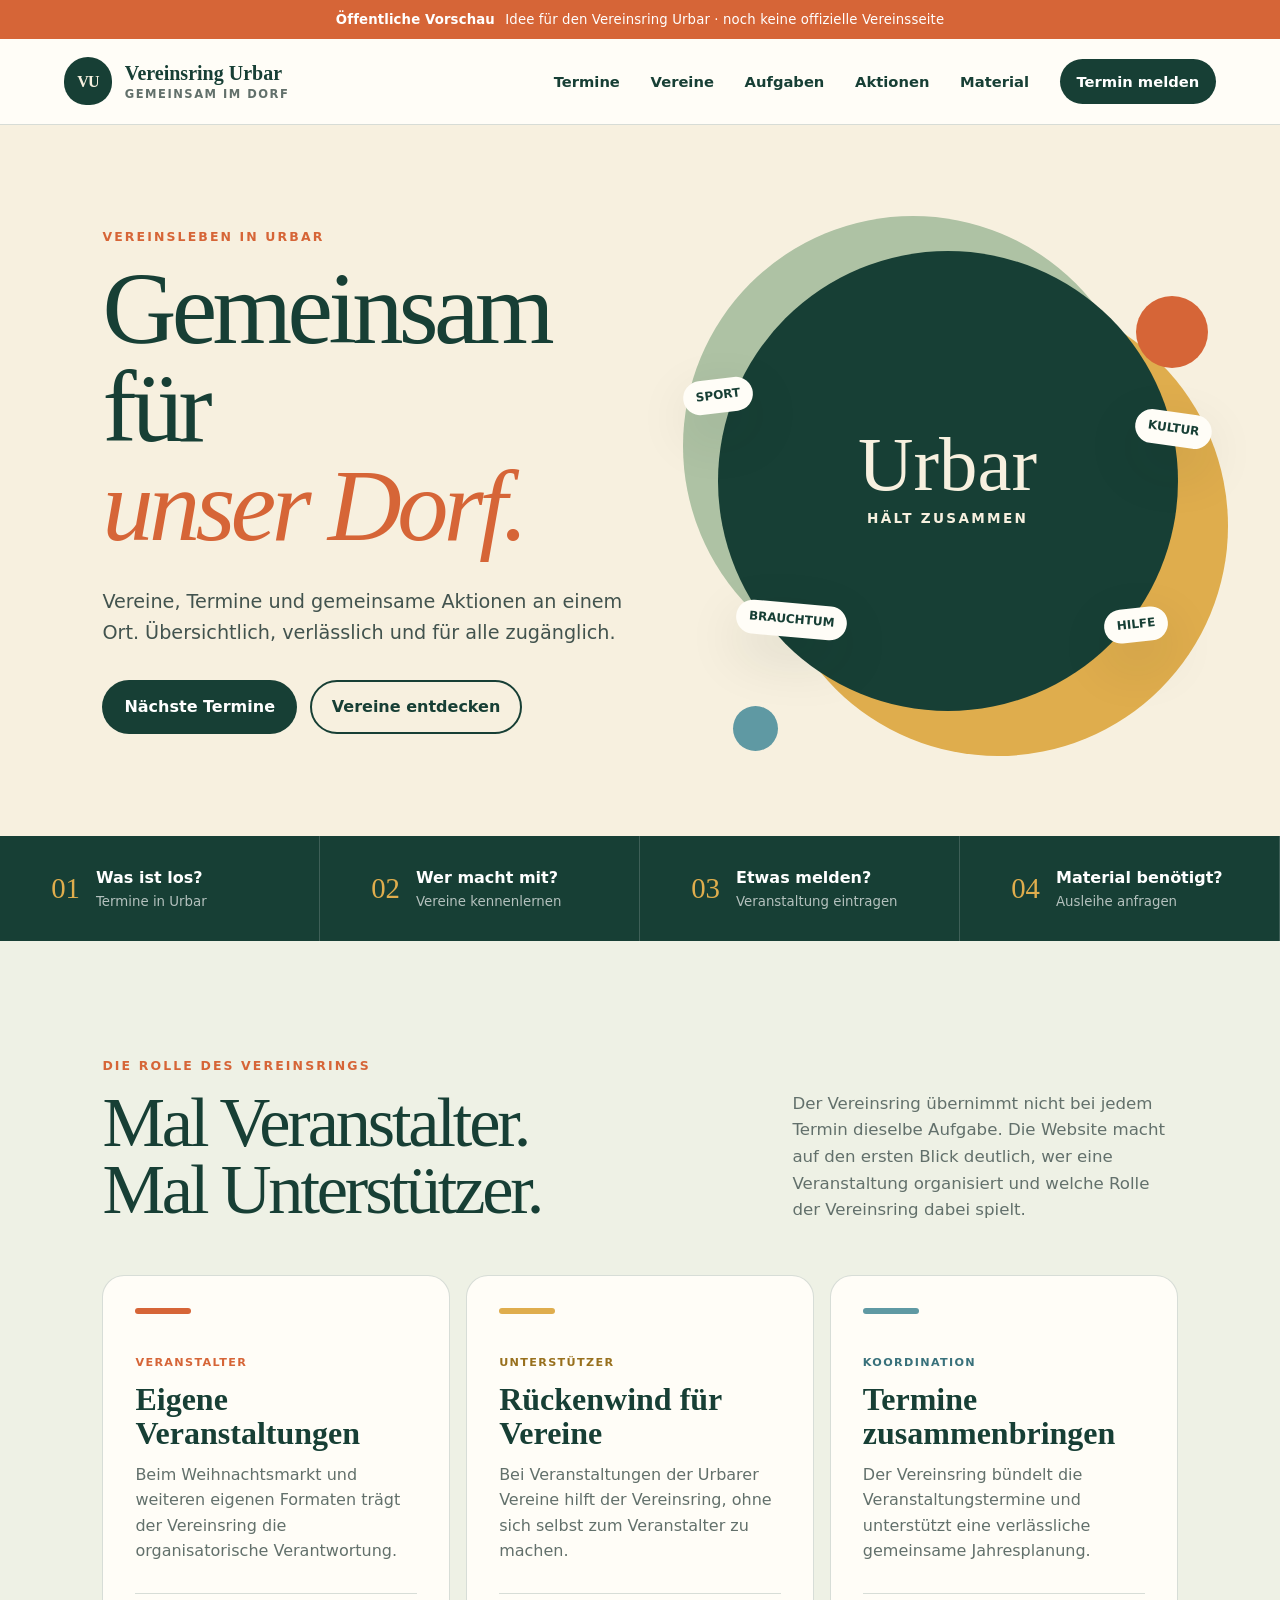
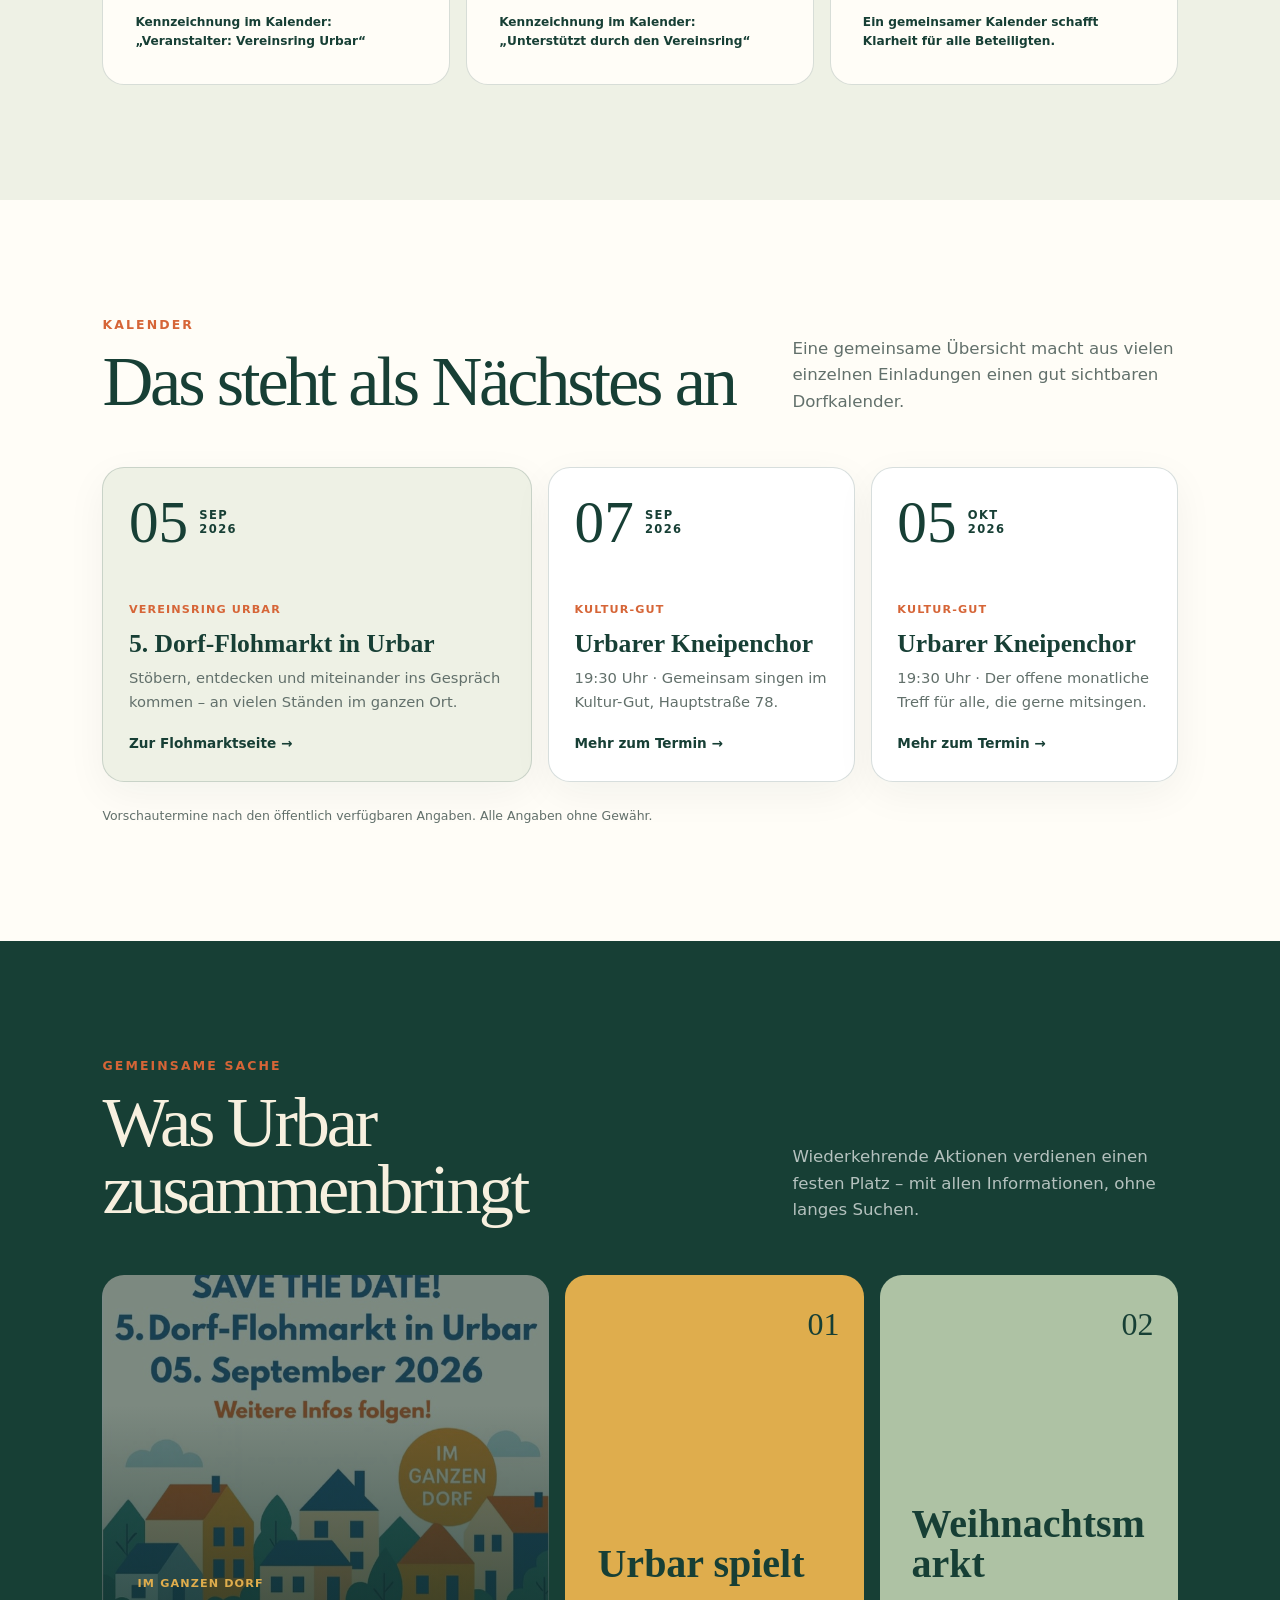
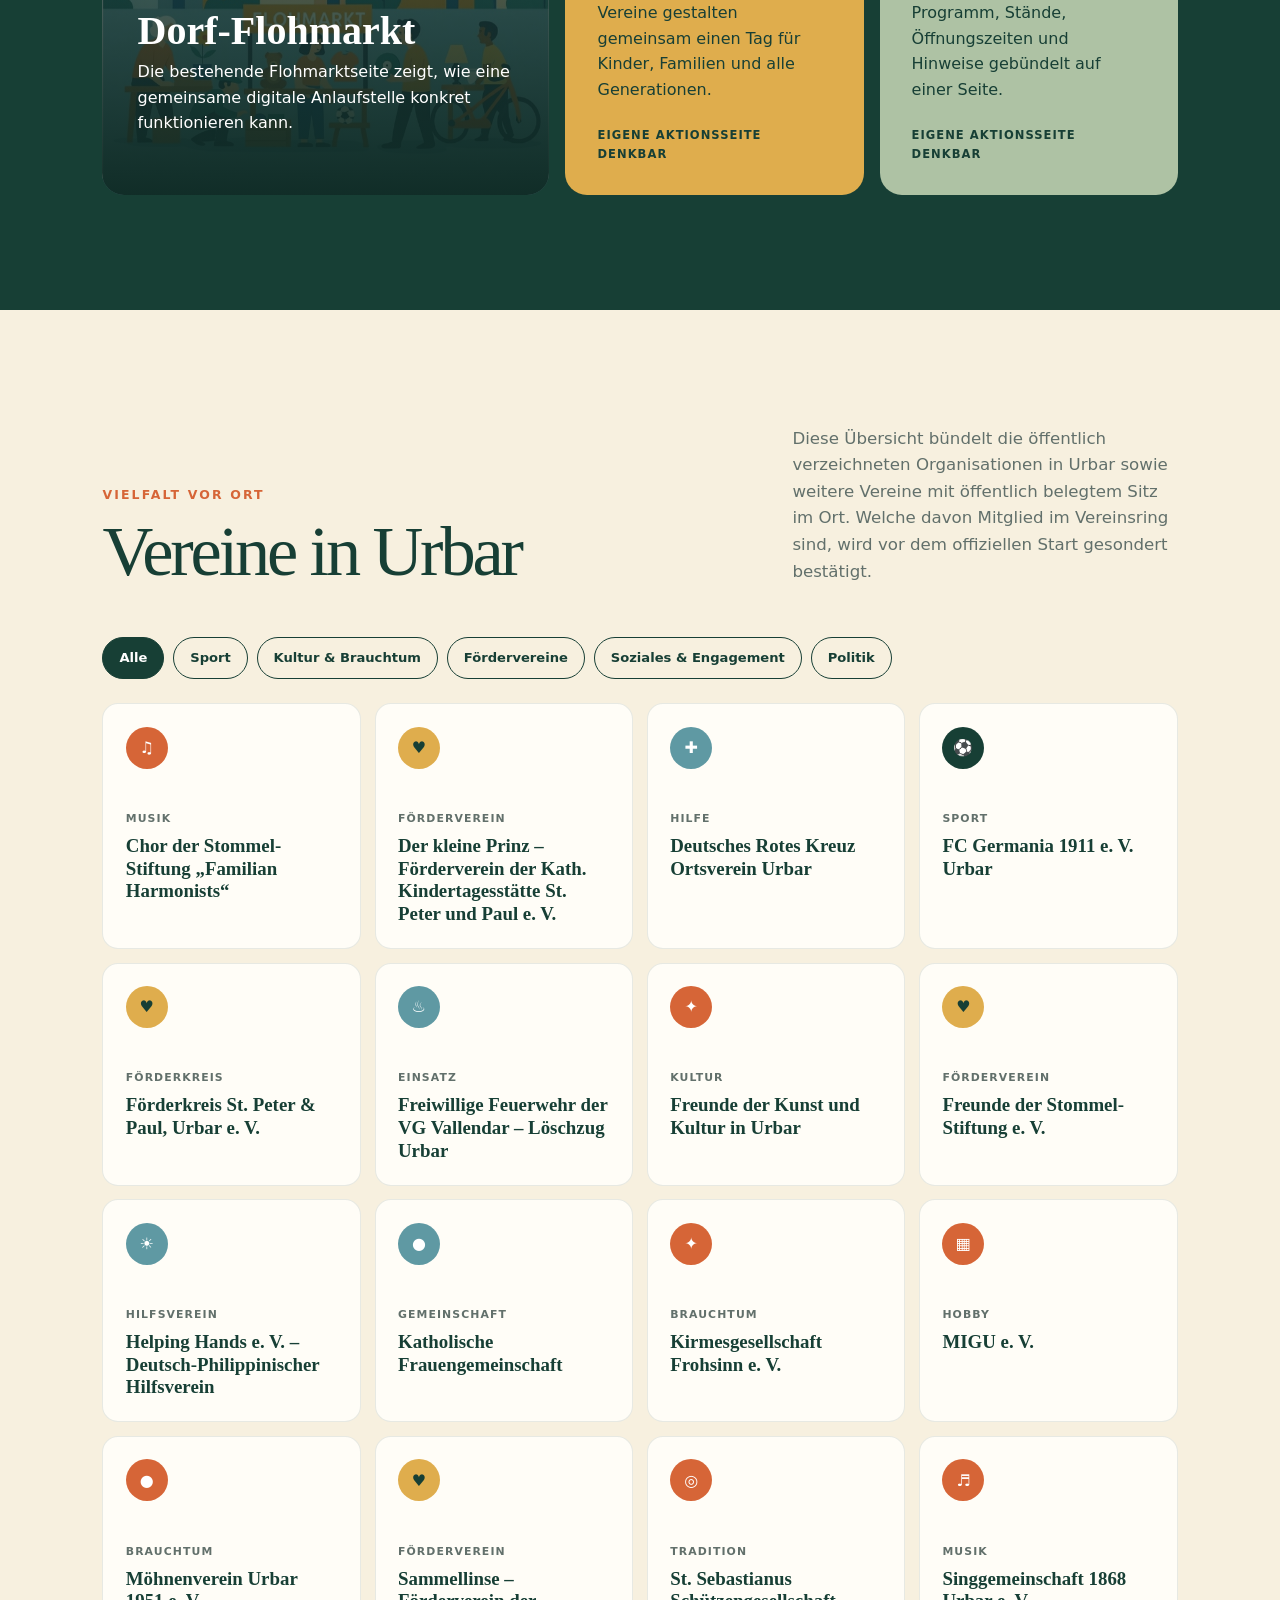
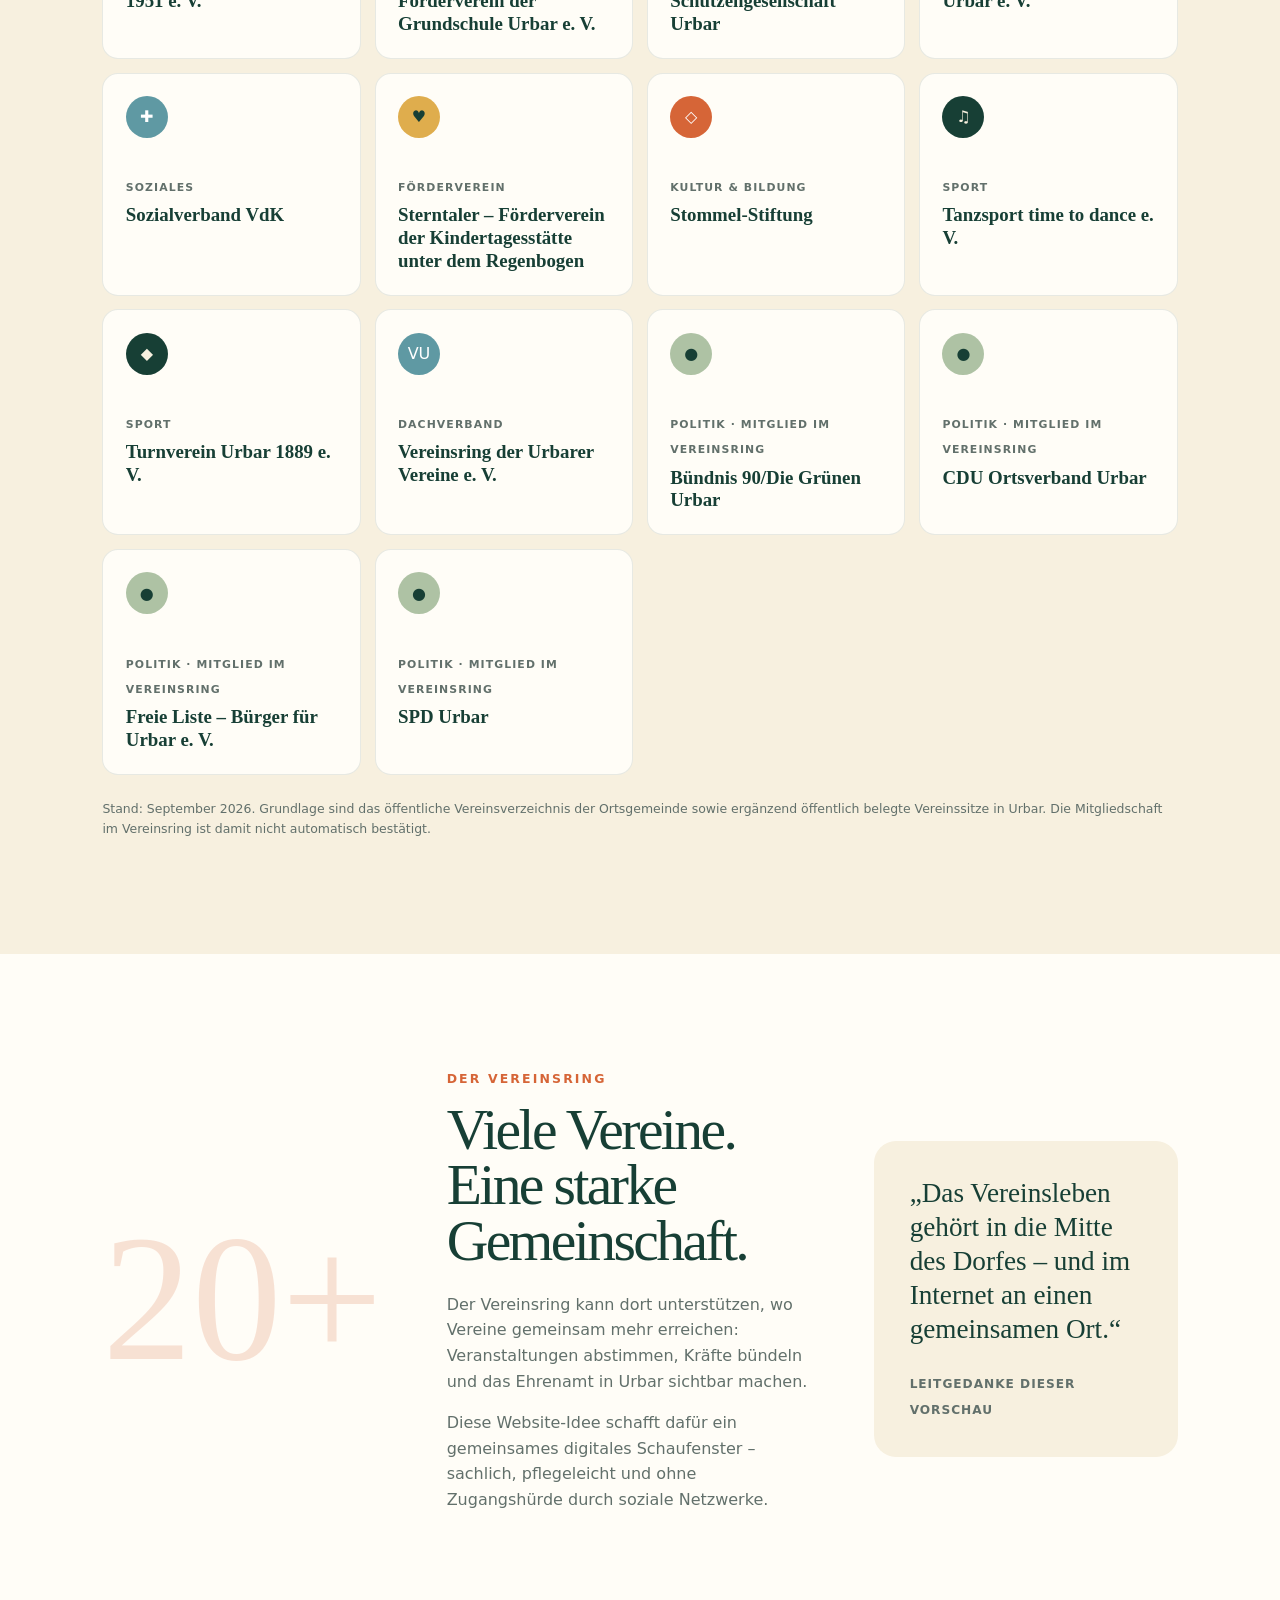
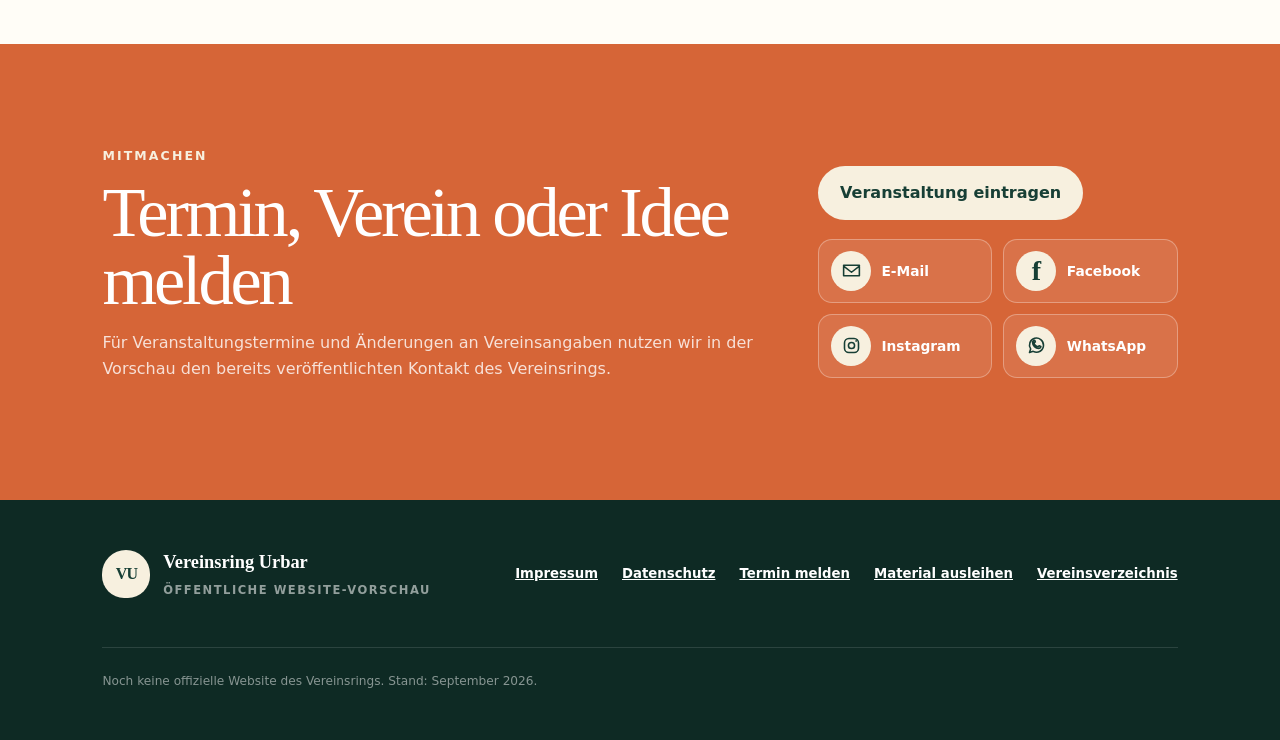
<file: index.html>
<!doctype html>
<html lang="de">
<head>
  <meta charset="utf-8">
  <meta name="viewport" content="width=device-width, initial-scale=1">
  <meta name="description" content="Öffentliche Vorschau für eine gemeinsame Website des Vereinsrings und der Vereine in Urbar.">
  <meta name="theme-color" content="#173f35">
  <meta property="og:title" content="Vereinsring Urbar · Gemeinsam für unser Dorf">
  <meta property="og:description" content="Vereine, Termine und gemeinsame Aktionen in Urbar an einem Ort.">
  <meta property="og:type" content="website">
  <meta property="og:url" content="https://mpusceddu.github.io/vereinsring-urbar/">
  <meta property="og:image" content="https://mpusceddu.github.io/vereinsring-urbar/assets/og-vereinsring-urbar.png">
  <title>Vereinsring Urbar · Öffentliche Vorschau</title>
  <link rel="icon" href="assets/favicon.svg" type="image/svg+xml">
  <link rel="stylesheet" href="styles.css?v=20260906-3">
  <script src="script.js?v=20260902-1" defer></script>
</head>
<body>
  <a class="skip-link" href="#inhalt">Zum Inhalt springen</a>

  <div class="preview-bar">
    <strong>Öffentliche Vorschau</strong>
    <span>Idee für den Vereinsring Urbar · noch keine offizielle Vereinsseite</span>
  </div>

  <header class="site-header">
    <a class="brand" href="index.html" aria-label="Vereinsring Urbar – Startseite">
      <span class="brand-mark" aria-hidden="true">VU</span>
      <span>
        <strong>Vereinsring Urbar</strong>
        <small>Gemeinsam im Dorf</small>
      </span>
    </a>
    <button class="menu-button" type="button" aria-expanded="false" aria-controls="hauptnavigation">
      <span></span><span></span><span></span>
      <span class="sr-only">Menü öffnen</span>
    </button>
    <nav id="hauptnavigation" class="main-nav" aria-label="Hauptnavigation">
      <a href="#termine">Termine</a>
      <a href="#vereine">Vereine</a>
      <a href="#aufgaben">Aufgaben</a>
      <a href="#aktionen">Aktionen</a>
      <a href="material-ausleihen.html">Material</a>
      <a class="nav-button" href="veranstaltung-melden.html">Termin melden</a>
    </nav>
  </header>

  <main id="inhalt">
    <section class="hero">
      <div class="hero-copy">
        <p class="eyebrow">Vereinsleben in Urbar</p>
        <h1>Gemeinsam für<br><em>unser Dorf.</em></h1>
        <p class="hero-lead">Vereine, Termine und gemeinsame Aktionen an einem Ort. Übersichtlich, verlässlich und für alle zugänglich.</p>
        <div class="hero-actions">
          <a class="button button-primary" href="#termine">Nächste Termine</a>
          <a class="button button-secondary" href="#vereine">Vereine entdecken</a>
        </div>
      </div>
      <div class="hero-visual" aria-hidden="true">
        <div class="community-circle">
          <span class="circle-word word-1">Sport</span>
          <span class="circle-word word-2">Kultur</span>
          <span class="circle-word word-3">Brauchtum</span>
          <span class="circle-word word-4">Hilfe</span>
          <strong>Urbar</strong>
          <small>hält zusammen</small>
        </div>
      </div>
    </section>

    <section class="quick-strip" aria-label="Schnelleinstieg">
      <a href="#termine"><span>01</span><strong>Was ist los?</strong><small>Termine in Urbar</small></a>
      <a href="#vereine"><span>02</span><strong>Wer macht mit?</strong><small>Vereine kennenlernen</small></a>
      <a href="veranstaltung-melden.html"><span>03</span><strong>Etwas melden?</strong><small>Veranstaltung eintragen</small></a>
      <a href="material-ausleihen.html"><span>04</span><strong>Material benötigt?</strong><small>Ausleihe anfragen</small></a>
    </section>

    <section id="aufgaben" class="section role-section">
      <div class="section-heading">
        <div>
          <p class="eyebrow">Die Rolle des Vereinsrings</p>
          <h2>Mal Veranstalter.<br>Mal Unterstützer.</h2>
        </div>
        <p>Der Vereinsring übernimmt nicht bei jedem Termin dieselbe Aufgabe. Die Website macht auf den ersten Blick deutlich, wer eine Veranstaltung organisiert und welche Rolle der Vereinsring dabei spielt.</p>
      </div>

      <div class="role-grid">
        <article class="role-card role-host">
          <span class="role-label">Veranstalter</span>
          <h3>Eigene Veranstaltungen</h3>
          <p>Beim Weihnachtsmarkt und weiteren eigenen Formaten trägt der Vereinsring die organisatorische Verantwortung.</p>
          <small>Kennzeichnung im Kalender: „Veranstalter: Vereinsring Urbar“</small>
        </article>
        <article class="role-card role-support">
          <span class="role-label">Unterstützer</span>
          <h3>Rückenwind für Vereine</h3>
          <p>Bei Veranstaltungen der Urbarer Vereine hilft der Vereinsring, ohne sich selbst zum Veranstalter zu machen.</p>
          <small>Kennzeichnung im Kalender: „Unterstützt durch den Vereinsring“</small>
        </article>
        <article class="role-card role-coordinate">
          <span class="role-label">Koordination</span>
          <h3>Termine zusammenbringen</h3>
          <p>Der Vereinsring bündelt die Veranstaltungstermine und unterstützt eine verlässliche gemeinsame Jahresplanung.</p>
          <small>Ein gemeinsamer Kalender schafft Klarheit für alle Beteiligten.</small>
        </article>
      </div>
    </section>

    <section id="termine" class="section section-light">
      <div class="section-heading">
        <div>
          <p class="eyebrow">Kalender</p>
          <h2>Das steht als Nächstes an</h2>
        </div>
        <p>Eine gemeinsame Übersicht macht aus vielen einzelnen Einladungen einen gut sichtbaren Dorfkalender.</p>
      </div>

      <div class="event-grid">
        <article class="event-card event-featured">
          <div class="date-block"><strong>05</strong><span>SEP<br>2026</span></div>
          <div class="event-content">
            <span class="tag">Vereinsring Urbar</span>
            <h3>5. Dorf-Flohmarkt in Urbar</h3>
            <p>Stöbern, entdecken und miteinander ins Gespräch kommen – an vielen Ständen im ganzen Ort.</p>
            <a href="https://dorfflohmarkt-urbar.de/">Zur Flohmarktseite <span aria-hidden="true">→</span></a>
          </div>
        </article>

        <article class="event-card">
          <div class="date-block"><strong>07</strong><span>SEP<br>2026</span></div>
          <div class="event-content">
            <span class="tag">Kultur-Gut</span>
            <h3>Urbarer Kneipenchor</h3>
            <p>19:30 Uhr · Gemeinsam singen im Kultur-Gut, Hauptstraße 78.</p>
            <a href="https://www.urbar.de/m/veranstaltungen/index.php">Mehr zum Termin <span aria-hidden="true">→</span></a>
          </div>
        </article>

        <article class="event-card">
          <div class="date-block"><strong>05</strong><span>OKT<br>2026</span></div>
          <div class="event-content">
            <span class="tag">Kultur-Gut</span>
            <h3>Urbarer Kneipenchor</h3>
            <p>19:30 Uhr · Der offene monatliche Treff für alle, die gerne mitsingen.</p>
            <a href="https://www.urbar.de/m/veranstaltungen/index.php">Mehr zum Termin <span aria-hidden="true">→</span></a>
          </div>
        </article>
      </div>
      <p class="source-note">Vorschautermine nach den öffentlich verfügbaren Angaben. Alle Angaben ohne Gewähr.</p>
    </section>

    <section id="aktionen" class="section section-ink">
      <div class="section-heading inverse">
        <div>
          <p class="eyebrow">Gemeinsame Sache</p>
          <h2>Was Urbar zusammenbringt</h2>
        </div>
        <p>Wiederkehrende Aktionen verdienen einen festen Platz – mit allen Informationen, ohne langes Suchen.</p>
      </div>

      <div class="action-grid">
        <article class="action-card action-image">
          <img src="assets/dorfflohmarkt-urbar-2026.jpg" alt="Ankündigung zum 5. Dorf-Flohmarkt in Urbar am 5. September 2026">
          <div>
            <span class="tag tag-light">Im ganzen Dorf</span>
            <h3>Dorf-Flohmarkt</h3>
            <p>Die bestehende Flohmarktseite zeigt, wie eine gemeinsame digitale Anlaufstelle konkret funktionieren kann.</p>
          </div>
        </article>
        <article class="action-card">
          <span class="action-number">01</span>
          <h3>Urbar spielt</h3>
          <p>Vereine gestalten gemeinsam einen Tag für Kinder, Familien und alle Generationen.</p>
          <span class="status">Eigene Aktionsseite denkbar</span>
        </article>
        <article class="action-card">
          <span class="action-number">02</span>
          <h3>Weihnachtsmarkt</h3>
          <p>Programm, Stände, Öffnungszeiten und Hinweise gebündelt auf einer Seite.</p>
          <span class="status">Eigene Aktionsseite denkbar</span>
        </article>
      </div>
    </section>

    <section id="vereine" class="section section-paper">
      <div class="section-heading">
        <div>
          <p class="eyebrow">Vielfalt vor Ort</p>
          <h2>Vereine in Urbar</h2>
        </div>
        <p>Diese Übersicht bündelt die öffentlich verzeichneten Organisationen in Urbar sowie weitere Vereine mit öffentlich belegtem Sitz im Ort. Welche davon Mitglied im Vereinsring sind, wird vor dem offiziellen Start gesondert bestätigt.</p>
      </div>

      <div class="filter-row" role="group" aria-label="Vereine filtern">
        <button class="filter-button active" type="button" data-filter="alle">Alle</button>
        <button class="filter-button" type="button" data-filter="sport">Sport</button>
        <button class="filter-button" type="button" data-filter="kultur">Kultur &amp; Brauchtum</button>
        <button class="filter-button" type="button" data-filter="foerder">Fördervereine</button>
        <button class="filter-button" type="button" data-filter="engagement">Soziales &amp; Engagement</button>
        <button class="filter-button" type="button" data-filter="politik">Politik</button>
      </div>

      <div class="club-grid">
        <article class="club-card" data-category="kultur"><span class="club-icon" aria-hidden="true">♫</span><small>Musik</small><h3>Chor der Stommel-Stiftung „Familian Harmonists“</h3></article>
        <article class="club-card" data-category="foerder"><span class="club-icon" aria-hidden="true">♥</span><small>Förderverein</small><h3>Der kleine Prinz – Förderverein der Kath. Kindertagesstätte St. Peter und Paul e. V.</h3></article>
        <article class="club-card" data-category="engagement"><span class="club-icon" aria-hidden="true">✚</span><small>Hilfe</small><h3>Deutsches Rotes Kreuz Ortsverein Urbar</h3></article>
        <article class="club-card" data-category="sport"><span class="club-icon" aria-hidden="true">⚽</span><small>Sport</small><h3>FC Germania 1911 e. V. Urbar</h3></article>
        <article class="club-card" data-category="foerder"><span class="club-icon" aria-hidden="true">♥</span><small>Förderkreis</small><h3>Förderkreis St. Peter &amp; Paul, Urbar e. V.</h3></article>
        <article class="club-card" data-category="engagement"><span class="club-icon" aria-hidden="true">♨</span><small>Einsatz</small><h3>Freiwillige Feuerwehr der VG Vallendar – Löschzug Urbar</h3></article>
        <article class="club-card" data-category="kultur"><span class="club-icon" aria-hidden="true">✦</span><small>Kultur</small><h3>Freunde der Kunst und Kultur in Urbar</h3></article>
        <article class="club-card" data-category="foerder"><span class="club-icon" aria-hidden="true">♥</span><small>Förderverein</small><h3>Freunde der Stommel-Stiftung e. V.</h3></article>
        <article class="club-card" data-category="engagement"><span class="club-icon" aria-hidden="true">☀</span><small>Hilfsverein</small><h3>Helping Hands e. V. – Deutsch-Philippinischer Hilfsverein</h3></article>
        <article class="club-card" data-category="engagement"><span class="club-icon" aria-hidden="true">●</span><small>Gemeinschaft</small><h3>Katholische Frauengemeinschaft</h3></article>
        <article class="club-card" data-category="kultur"><span class="club-icon" aria-hidden="true">✦</span><small>Brauchtum</small><h3>Kirmesgesellschaft Frohsinn e. V.</h3></article>
        <article class="club-card" data-category="kultur"><span class="club-icon" aria-hidden="true">▦</span><small>Hobby</small><h3>MIGU e. V.</h3></article>
        <article class="club-card" data-category="kultur"><span class="club-icon" aria-hidden="true">●</span><small>Brauchtum</small><h3>Möhnenverein Urbar 1951 e. V.</h3></article>
        <article class="club-card" data-category="foerder"><span class="club-icon" aria-hidden="true">♥</span><small>Förderverein</small><h3>Sammellinse – Förderverein der Grundschule Urbar e. V.</h3></article>
        <article class="club-card" data-category="kultur"><span class="club-icon" aria-hidden="true">◎</span><small>Tradition</small><h3>St. Sebastianus Schützengesellschaft Urbar</h3></article>
        <article class="club-card" data-category="kultur"><span class="club-icon" aria-hidden="true">♬</span><small>Musik</small><h3>Singgemeinschaft 1868 Urbar e. V.</h3></article>
        <article class="club-card" data-category="engagement"><span class="club-icon" aria-hidden="true">✚</span><small>Soziales</small><h3>Sozialverband VdK</h3></article>
        <article class="club-card" data-category="foerder"><span class="club-icon" aria-hidden="true">♥</span><small>Förderverein</small><h3>Sterntaler – Förderverein der Kindertagesstätte unter dem Regenbogen</h3></article>
        <article class="club-card" data-category="kultur"><span class="club-icon" aria-hidden="true">◇</span><small>Kultur &amp; Bildung</small><h3>Stommel-Stiftung</h3></article>
        <article class="club-card" data-category="sport"><span class="club-icon" aria-hidden="true">♫</span><small>Sport</small><h3>Tanzsport time to dance e. V.</h3></article>
        <article class="club-card" data-category="sport"><span class="club-icon" aria-hidden="true">◆</span><small>Sport</small><h3>Turnverein Urbar 1889 e. V.</h3></article>
        <article class="club-card" data-category="engagement"><span class="club-icon" aria-hidden="true">VU</span><small>Dachverband</small><h3>Vereinsring der Urbarer Vereine e. V.</h3></article>
        <article class="club-card" data-category="politik"><span class="club-icon" aria-hidden="true">●</span><small>Politik · Mitglied im Vereinsring</small><h3>Bündnis 90/Die Grünen Urbar</h3></article>
        <article class="club-card" data-category="politik"><span class="club-icon" aria-hidden="true">●</span><small>Politik · Mitglied im Vereinsring</small><h3>CDU Ortsverband Urbar</h3></article>
        <article class="club-card" data-category="politik"><span class="club-icon" aria-hidden="true">●</span><small>Politik · Mitglied im Vereinsring</small><h3>Freie Liste – Bürger für Urbar e. V.</h3></article>
        <article class="club-card" data-category="politik"><span class="club-icon" aria-hidden="true">●</span><small>Politik · Mitglied im Vereinsring</small><h3>SPD Urbar</h3></article>
      </div>
      <p class="source-note">Stand: September 2026. Grundlage sind das öffentliche Vereinsverzeichnis der Ortsgemeinde sowie ergänzend öffentlich belegte Vereinssitze in Urbar. Die Mitgliedschaft im Vereinsring ist damit nicht automatisch bestätigt.</p>
    </section>

    <section id="ueber-uns" class="section story-section">
      <div class="story-number" aria-hidden="true">20+</div>
      <div class="story-copy">
        <p class="eyebrow">Der Vereinsring</p>
        <h2>Viele Vereine.<br>Eine starke Gemeinschaft.</h2>
        <p>Der Vereinsring kann dort unterstützen, wo Vereine gemeinsam mehr erreichen: Veranstaltungen abstimmen, Kräfte bündeln und das Ehrenamt in Urbar sichtbar machen.</p>
        <p>Diese Website-Idee schafft dafür ein gemeinsames digitales Schaufenster – sachlich, pflegeleicht und ohne Zugangshürde durch soziale Netzwerke.</p>
      </div>
      <blockquote>
        <p>„Das Vereinsleben gehört in die Mitte des Dorfes – und im Internet an einen gemeinsamen Ort.“</p>
        <cite>Leitgedanke dieser Vorschau</cite>
      </blockquote>
    </section>

    <section id="kontakt" class="contact-section">
      <div>
        <p class="eyebrow">Mitmachen</p>
        <h2>Termin, Verein oder Idee melden</h2>
        <p>Für Veranstaltungstermine und Änderungen an Vereinsangaben nutzen wir in der Vorschau den bereits veröffentlichten Kontakt des Vereinsrings.</p>
      </div>
      <div class="contact-actions">
        <a class="button button-cream" href="veranstaltung-melden.html">Veranstaltung eintragen</a>
        <nav class="contact-socials" aria-label="Vereinsring in den sozialen Medien">
          <a class="contact-link" href="mailto:timokraemer96@gmx.de?subject=Vereinsring%20Urbar%20%E2%80%93%20Website">
            <span class="contact-icon" aria-hidden="true"><svg viewBox="0 0 24 24"><path d="M3 6h18v12H3zM3 7l9 7 9-7"/></svg></span>
            <span>E-Mail</span><span class="contact-arrow" aria-hidden="true">↗</span>
          </a>
          <a class="contact-link" href="https://www.facebook.com/VereinsringUrbar/">
            <span class="contact-icon contact-icon-letter" aria-hidden="true">f</span>
            <span>Facebook</span><span class="contact-arrow" aria-hidden="true">↗</span>
          </a>
          <a class="contact-link" href="https://www.instagram.com/vereinsring_urbar/">
            <span class="contact-icon" aria-hidden="true"><svg viewBox="0 0 24 24"><rect x="4" y="4" width="16" height="16" rx="5"/><circle cx="12" cy="12" r="3.5"/><circle class="icon-fill" cx="17.3" cy="6.8" r="1"/></svg></span>
            <span>Instagram</span><span class="contact-arrow" aria-hidden="true">↗</span>
          </a>
          <a class="contact-link" href="https://whatsapp.com/channel/0029VagOFVU1yT2HY61JcT3L">
            <span class="contact-icon" aria-hidden="true"><svg viewBox="0 0 24 24"><path d="M20 11.7a8 8 0 0 1-11.8 7L4 20l1.3-4.1A8 8 0 1 1 20 11.7z"/><path d="M9 8.5c.5 3 2 4.5 5 5l1-1.2 2 .8c-.2 1.5-1.2 2.4-2.7 2.4-3.3 0-6.8-3.5-6.8-6.8C7.5 7.2 8.4 6.2 10 6l.7 2z"/></svg></span>
            <span>WhatsApp</span><span class="contact-arrow" aria-hidden="true">↗</span>
          </a>
        </nav>
      </div>
    </section>
  </main>

  <footer class="site-footer">
    <div class="footer-brand">
      <span class="brand-mark" aria-hidden="true">VU</span>
      <div><strong>Vereinsring Urbar</strong><small>Öffentliche Website-Vorschau</small></div>
    </div>
    <nav aria-label="Rechtliche Hinweise">
      <a href="impressum.html">Impressum</a>
      <a href="datenschutz.html">Datenschutz</a>
      <a href="veranstaltung-melden.html">Termin melden</a>
      <a href="material-ausleihen.html">Material ausleihen</a>
      <a href="#vereine">Vereinsverzeichnis</a>
    </nav>
    <p class="footer-note">Noch keine offizielle Website des Vereinsrings. Stand: September 2026.</p>
  </footer>
</body>
</html>
</file>
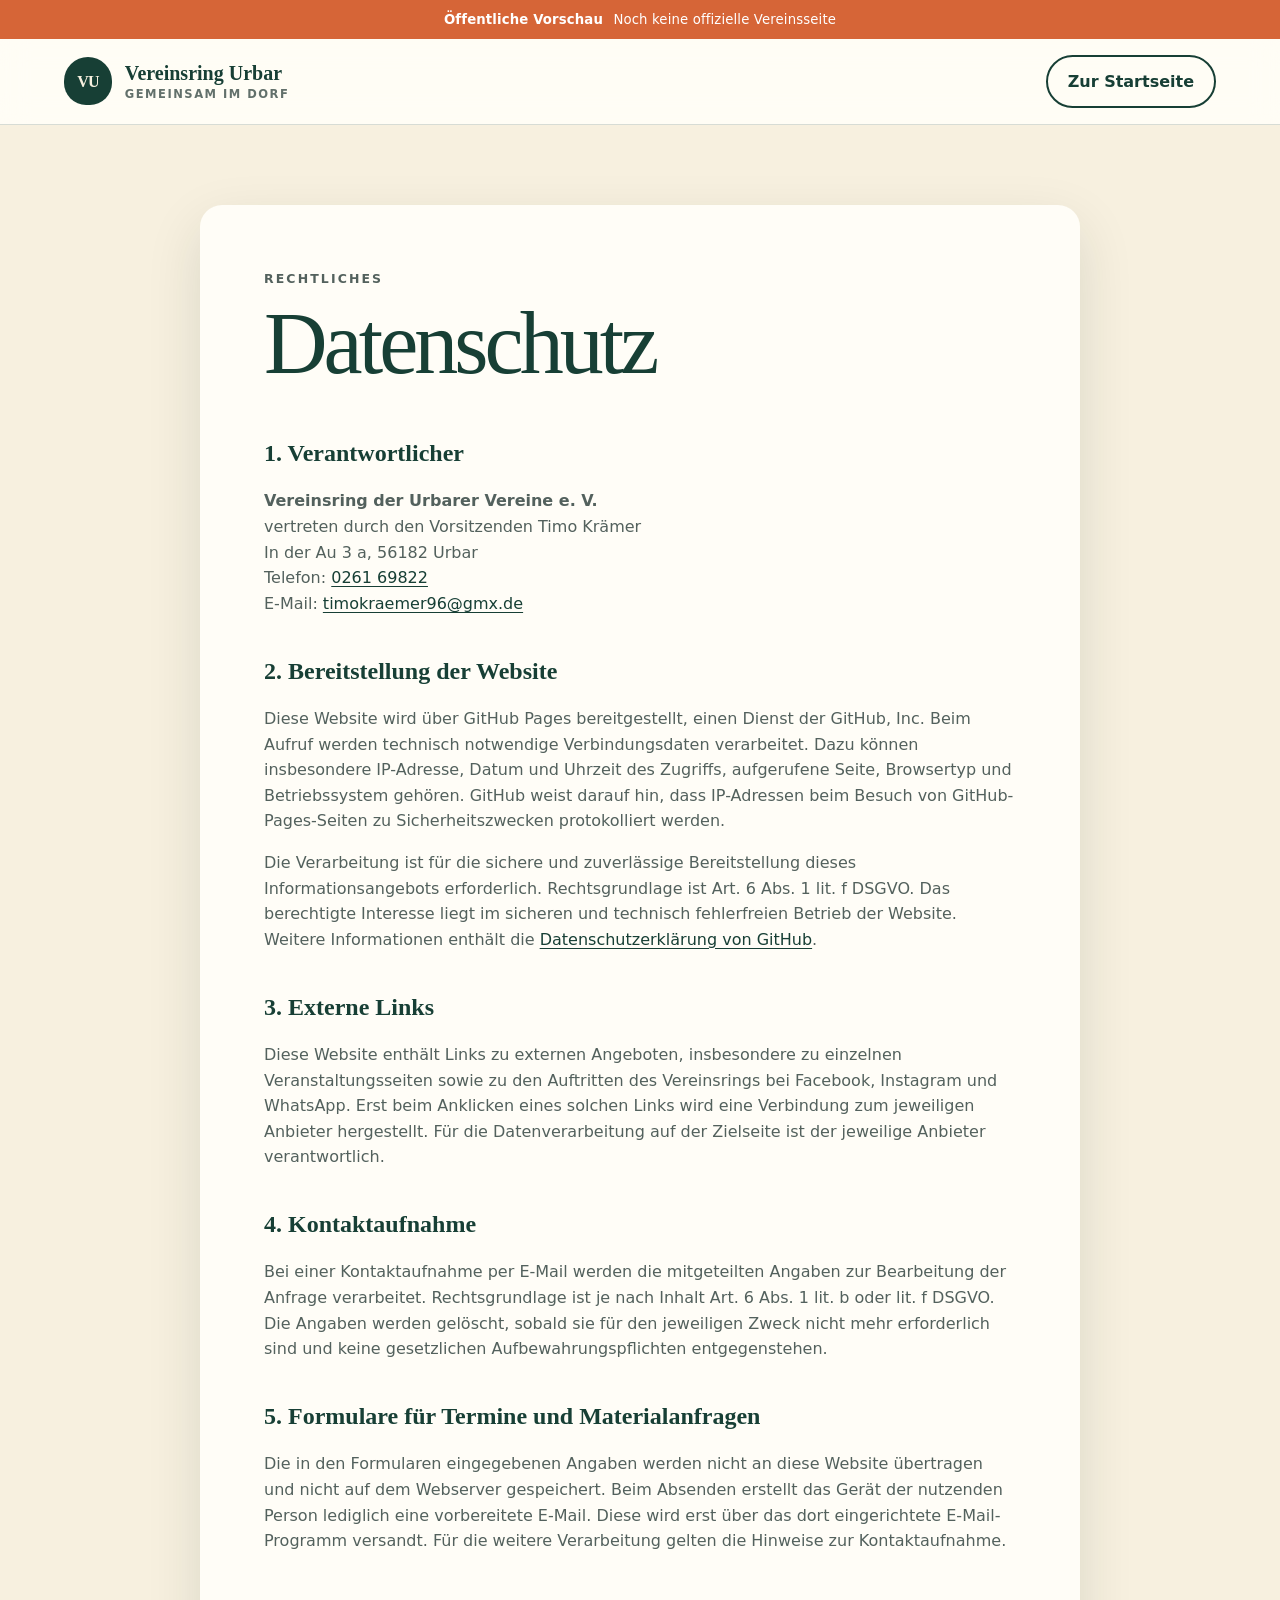
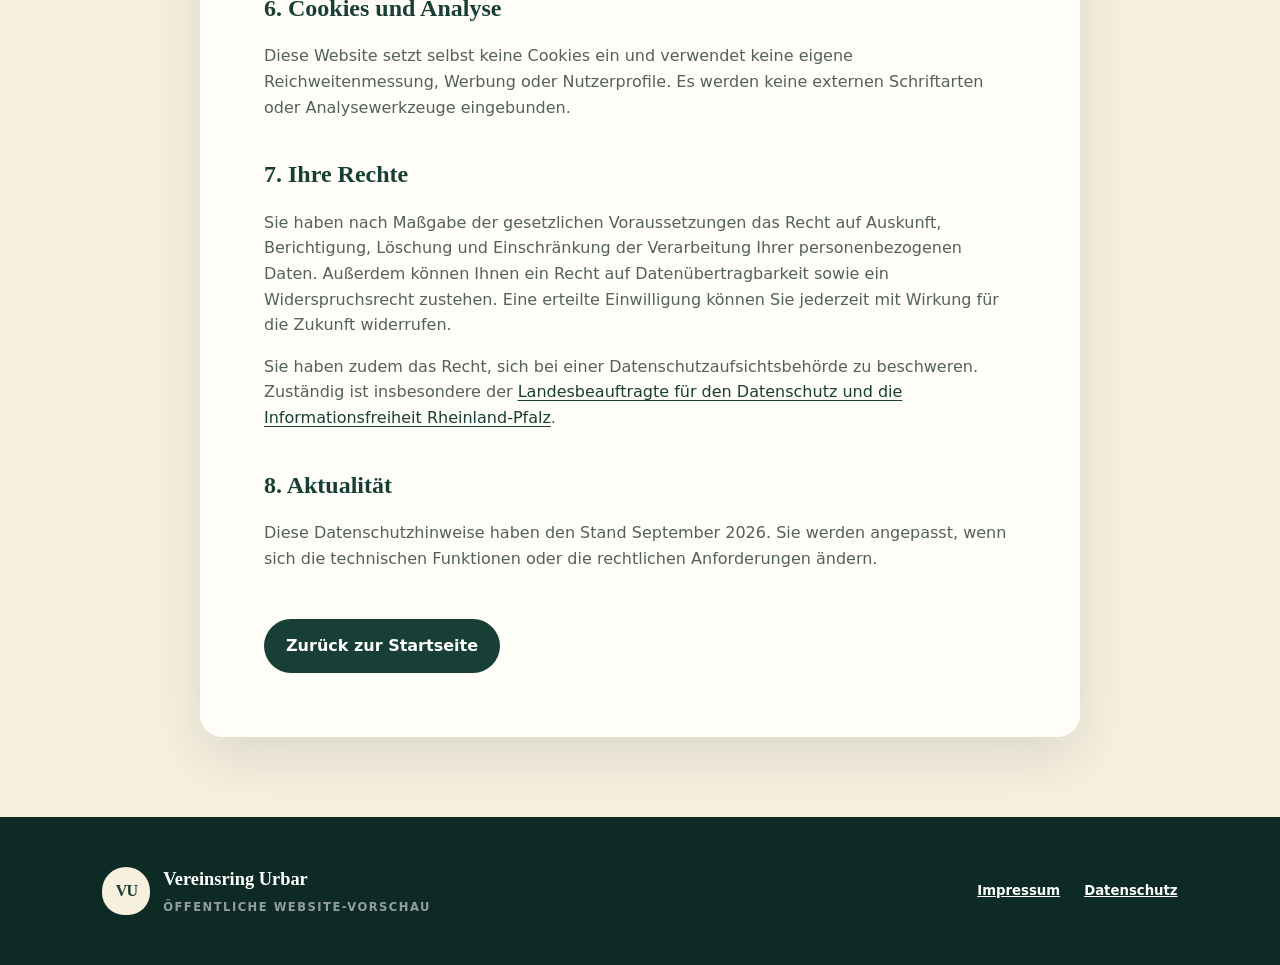
<file: datenschutz.html>
<!doctype html>
<html lang="de">
<head>
  <meta charset="utf-8">
  <meta name="viewport" content="width=device-width, initial-scale=1">
  <meta name="description" content="Datenschutzhinweise der öffentlichen Website-Vorschau für den Vereinsring Urbar.">
  <meta name="theme-color" content="#173f35">
  <title>Datenschutz · Vereinsring Urbar</title>
  <link rel="icon" href="assets/favicon.svg" type="image/svg+xml">
  <link rel="stylesheet" href="styles.css?v=20260906-3">
</head>
<body class="legal-page">
  <div class="preview-bar"><strong>Öffentliche Vorschau</strong><span>Noch keine offizielle Vereinsseite</span></div>
  <header class="site-header">
    <a class="brand" href="index.html"><span class="brand-mark" aria-hidden="true">VU</span><span><strong>Vereinsring Urbar</strong><small>Gemeinsam im Dorf</small></span></a>
    <a class="button button-secondary" href="index.html">Zur Startseite</a>
  </header>
  <main class="legal-main">
    <article class="legal-card">
      <p class="eyebrow">Rechtliches</p>
      <h1>Datenschutz</h1>
      <section><h2>1. Verantwortlicher</h2><p><strong>Vereinsring der Urbarer Vereine e. V.</strong><br>vertreten durch den Vorsitzenden Timo Krämer<br>In der Au 3 a, 56182 Urbar<br>Telefon: <a href="tel:+4926169822">0261 69822</a><br>E-Mail: <a href="mailto:timokraemer96@gmx.de">timokraemer96@gmx.de</a></p></section>
      <section><h2>2. Bereitstellung der Website</h2><p>Diese Website wird über GitHub Pages bereitgestellt, einen Dienst der GitHub, Inc. Beim Aufruf werden technisch notwendige Verbindungsdaten verarbeitet. Dazu können insbesondere IP-Adresse, Datum und Uhrzeit des Zugriffs, aufgerufene Seite, Browsertyp und Betriebssystem gehören. GitHub weist darauf hin, dass IP-Adressen beim Besuch von GitHub-Pages-Seiten zu Sicherheitszwecken protokolliert werden.</p><p>Die Verarbeitung ist für die sichere und zuverlässige Bereitstellung dieses Informationsangebots erforderlich. Rechtsgrundlage ist Art. 6 Abs. 1 lit. f DSGVO. Das berechtigte Interesse liegt im sicheren und technisch fehlerfreien Betrieb der Website. Weitere Informationen enthält die <a href="https://docs.github.com/de/site-policy/privacy-policies/github-general-privacy-statement">Datenschutzerklärung von GitHub</a>.</p></section>
      <section><h2>3. Externe Links</h2><p>Diese Website enthält Links zu externen Angeboten, insbesondere zu einzelnen Veranstaltungsseiten sowie zu den Auftritten des Vereinsrings bei Facebook, Instagram und WhatsApp. Erst beim Anklicken eines solchen Links wird eine Verbindung zum jeweiligen Anbieter hergestellt. Für die Datenverarbeitung auf der Zielseite ist der jeweilige Anbieter verantwortlich.</p></section>
      <section><h2>4. Kontaktaufnahme</h2><p>Bei einer Kontaktaufnahme per E-Mail werden die mitgeteilten Angaben zur Bearbeitung der Anfrage verarbeitet. Rechtsgrundlage ist je nach Inhalt Art. 6 Abs. 1 lit. b oder lit. f DSGVO. Die Angaben werden gelöscht, sobald sie für den jeweiligen Zweck nicht mehr erforderlich sind und keine gesetzlichen Aufbewahrungspflichten entgegenstehen.</p></section>
      <section><h2>5. Formulare für Termine und Materialanfragen</h2><p>Die in den Formularen eingegebenen Angaben werden nicht an diese Website übertragen und nicht auf dem Webserver gespeichert. Beim Absenden erstellt das Gerät der nutzenden Person lediglich eine vorbereitete E-Mail. Diese wird erst über das dort eingerichtete E-Mail-Programm versandt. Für die weitere Verarbeitung gelten die Hinweise zur Kontaktaufnahme.</p></section>
      <section><h2>6. Cookies und Analyse</h2><p>Diese Website setzt selbst keine Cookies ein und verwendet keine eigene Reichweitenmessung, Werbung oder Nutzerprofile. Es werden keine externen Schriftarten oder Analysewerkzeuge eingebunden.</p></section>
      <section><h2>7. Ihre Rechte</h2><p>Sie haben nach Maßgabe der gesetzlichen Voraussetzungen das Recht auf Auskunft, Berichtigung, Löschung und Einschränkung der Verarbeitung Ihrer personenbezogenen Daten. Außerdem können Ihnen ein Recht auf Datenübertragbarkeit sowie ein Widerspruchsrecht zustehen. Eine erteilte Einwilligung können Sie jederzeit mit Wirkung für die Zukunft widerrufen.</p><p>Sie haben zudem das Recht, sich bei einer Datenschutzaufsichtsbehörde zu beschweren. Zuständig ist insbesondere der <a href="https://www.datenschutz.rlp.de/">Landesbeauftragte für den Datenschutz und die Informationsfreiheit Rheinland-Pfalz</a>.</p></section>
      <section><h2>8. Aktualität</h2><p>Diese Datenschutzhinweise haben den Stand September 2026. Sie werden angepasst, wenn sich die technischen Funktionen oder die rechtlichen Anforderungen ändern.</p></section>
      <a class="button button-primary legal-back" href="index.html">Zurück zur Startseite</a>
    </article>
  </main>
  <footer class="site-footer"><div class="footer-brand"><span class="brand-mark" aria-hidden="true">VU</span><div><strong>Vereinsring Urbar</strong><small>Öffentliche Website-Vorschau</small></div></div><nav><a href="impressum.html">Impressum</a><a href="datenschutz.html" aria-current="page">Datenschutz</a></nav></footer>
</body>
</html>
</file>
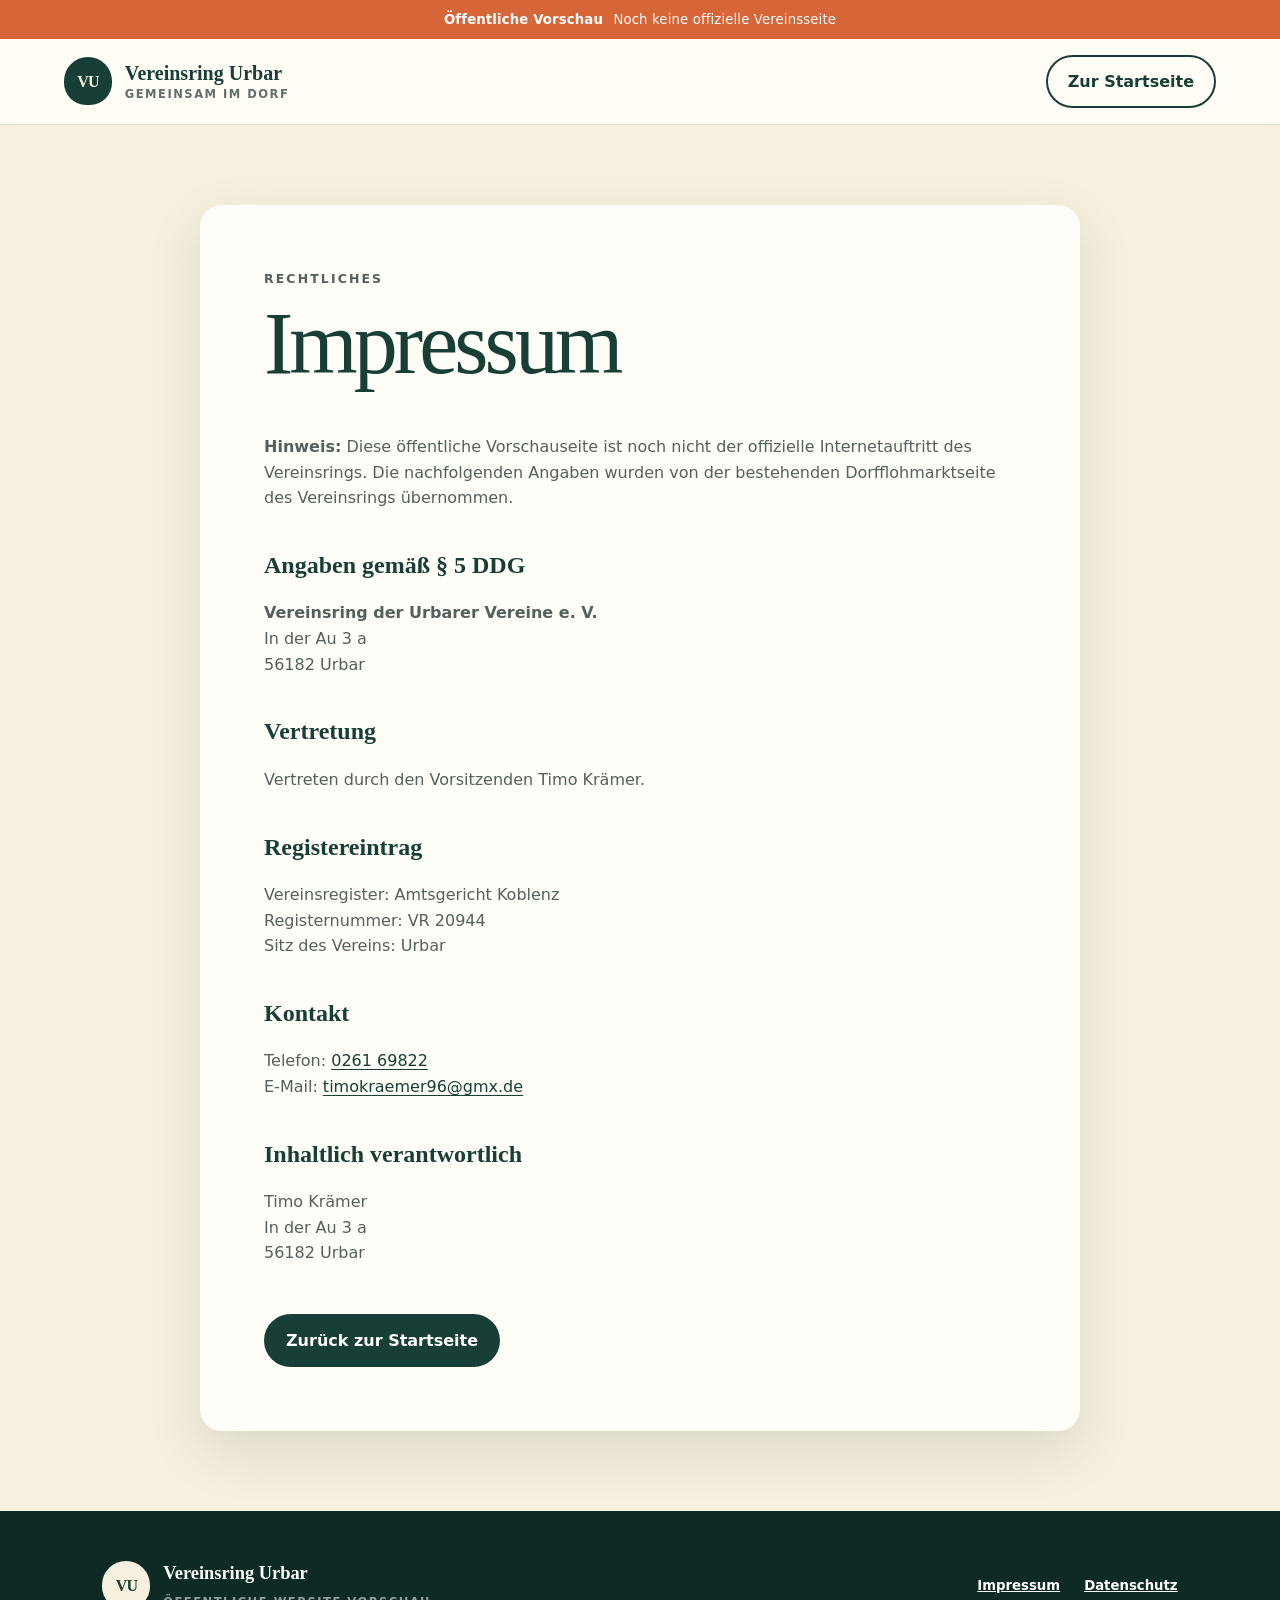
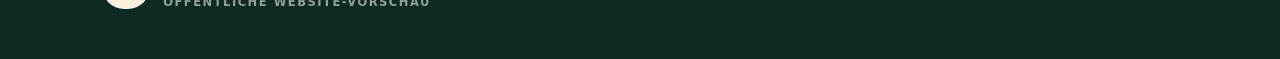
<file: impressum.html>
<!doctype html>
<html lang="de">
<head>
  <meta charset="utf-8">
  <meta name="viewport" content="width=device-width, initial-scale=1">
  <meta name="description" content="Impressum der öffentlichen Website-Vorschau für den Vereinsring Urbar.">
  <meta name="theme-color" content="#173f35">
  <title>Impressum · Vereinsring Urbar</title>
  <link rel="icon" href="assets/favicon.svg" type="image/svg+xml">
  <link rel="stylesheet" href="styles.css?v=20260906-3">
</head>
<body class="legal-page">
  <div class="preview-bar"><strong>Öffentliche Vorschau</strong><span>Noch keine offizielle Vereinsseite</span></div>
  <header class="site-header">
    <a class="brand" href="index.html"><span class="brand-mark" aria-hidden="true">VU</span><span><strong>Vereinsring Urbar</strong><small>Gemeinsam im Dorf</small></span></a>
    <a class="button button-secondary" href="index.html">Zur Startseite</a>
  </header>
  <main class="legal-main">
    <article class="legal-card">
      <p class="eyebrow">Rechtliches</p>
      <h1>Impressum</h1>
      <p><strong>Hinweis:</strong> Diese öffentliche Vorschauseite ist noch nicht der offizielle Internetauftritt des Vereinsrings. Die nachfolgenden Angaben wurden von der bestehenden Dorfflohmarktseite des Vereinsrings übernommen.</p>
      <section><h2>Angaben gemäß § 5 DDG</h2><p><strong>Vereinsring der Urbarer Vereine e. V.</strong><br>In der Au 3 a<br>56182 Urbar</p></section>
      <section><h2>Vertretung</h2><p>Vertreten durch den Vorsitzenden Timo Krämer.</p></section>
      <section><h2>Registereintrag</h2><p>Vereinsregister: Amtsgericht Koblenz<br>Registernummer: VR 20944<br>Sitz des Vereins: Urbar</p></section>
      <section><h2>Kontakt</h2><p>Telefon: <a href="tel:+4926169822">0261 69822</a><br>E-Mail: <a href="mailto:timokraemer96@gmx.de">timokraemer96@gmx.de</a></p></section>
      <section><h2>Inhaltlich verantwortlich</h2><p>Timo Krämer<br>In der Au 3 a<br>56182 Urbar</p></section>
      <a class="button button-primary legal-back" href="index.html">Zurück zur Startseite</a>
    </article>
  </main>
  <footer class="site-footer"><div class="footer-brand"><span class="brand-mark" aria-hidden="true">VU</span><div><strong>Vereinsring Urbar</strong><small>Öffentliche Website-Vorschau</small></div></div><nav><a href="impressum.html" aria-current="page">Impressum</a><a href="datenschutz.html">Datenschutz</a></nav></footer>
</body>
</html>
</file>
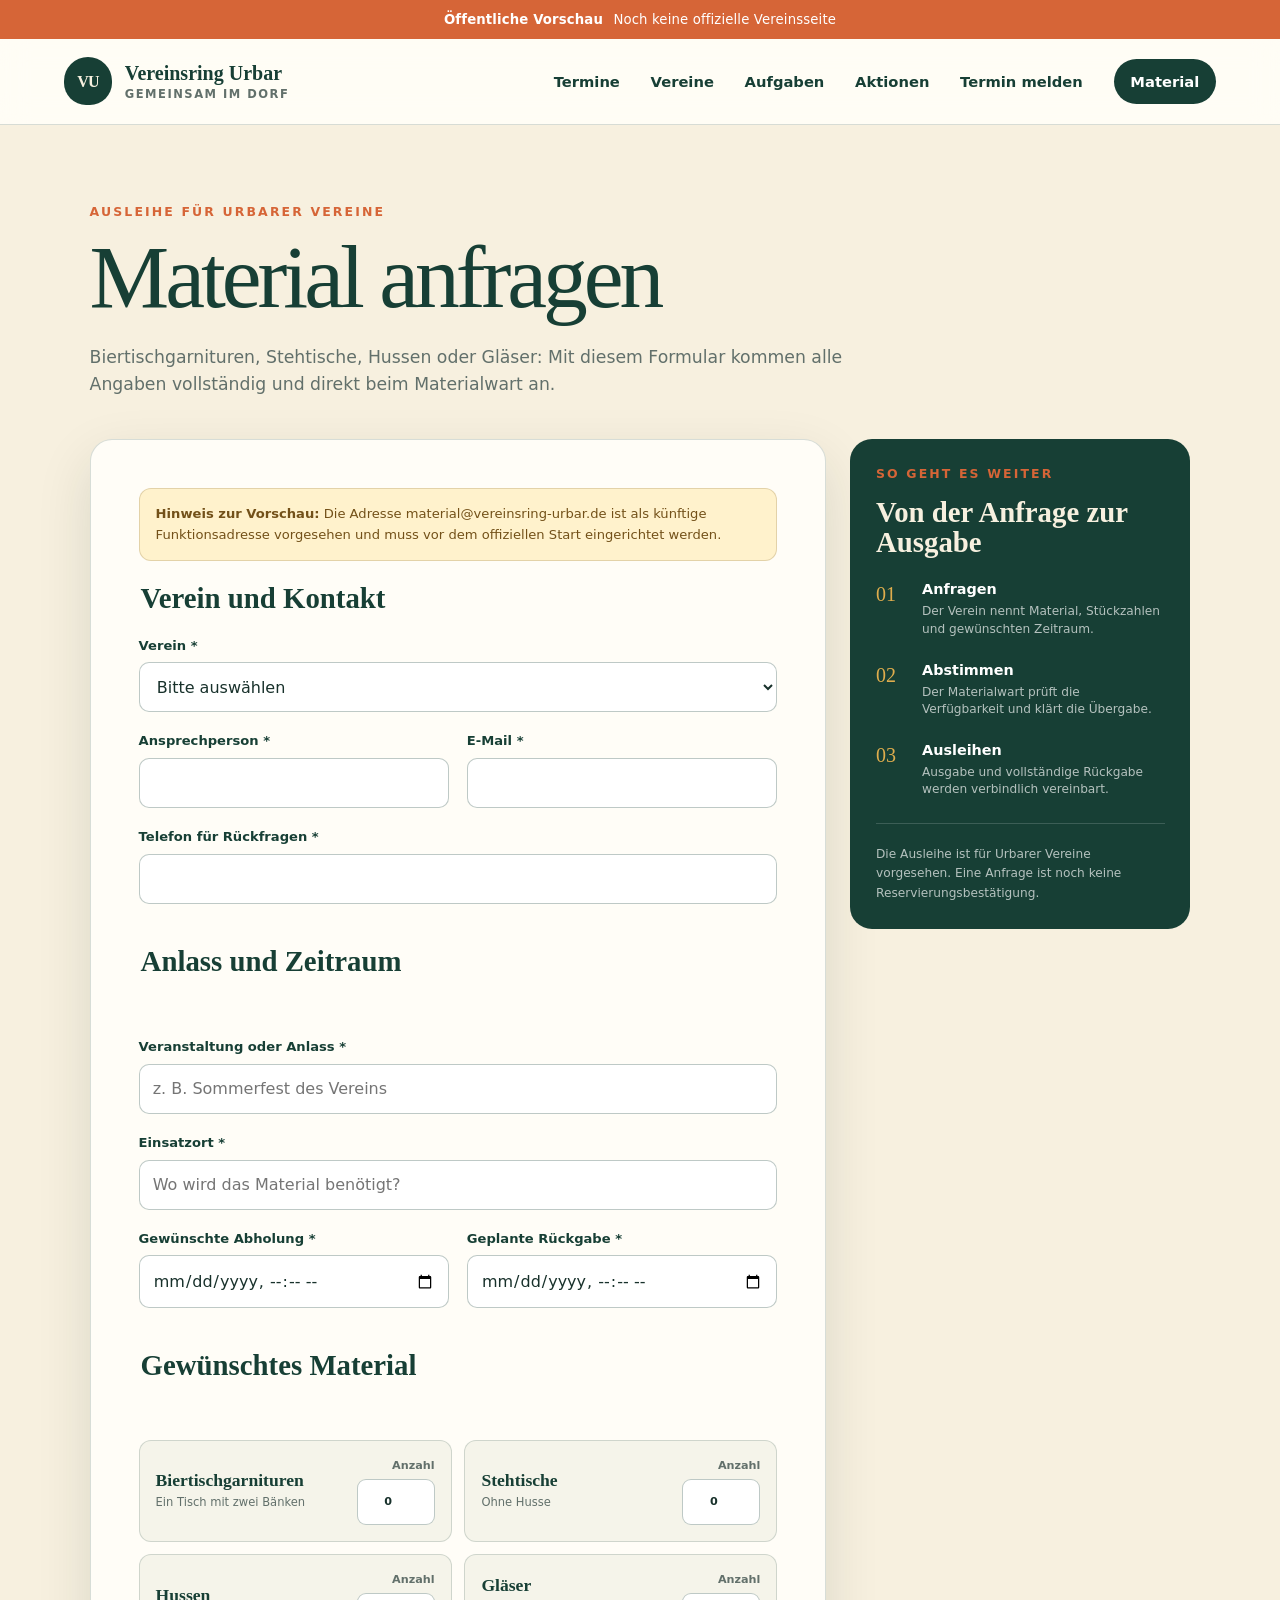
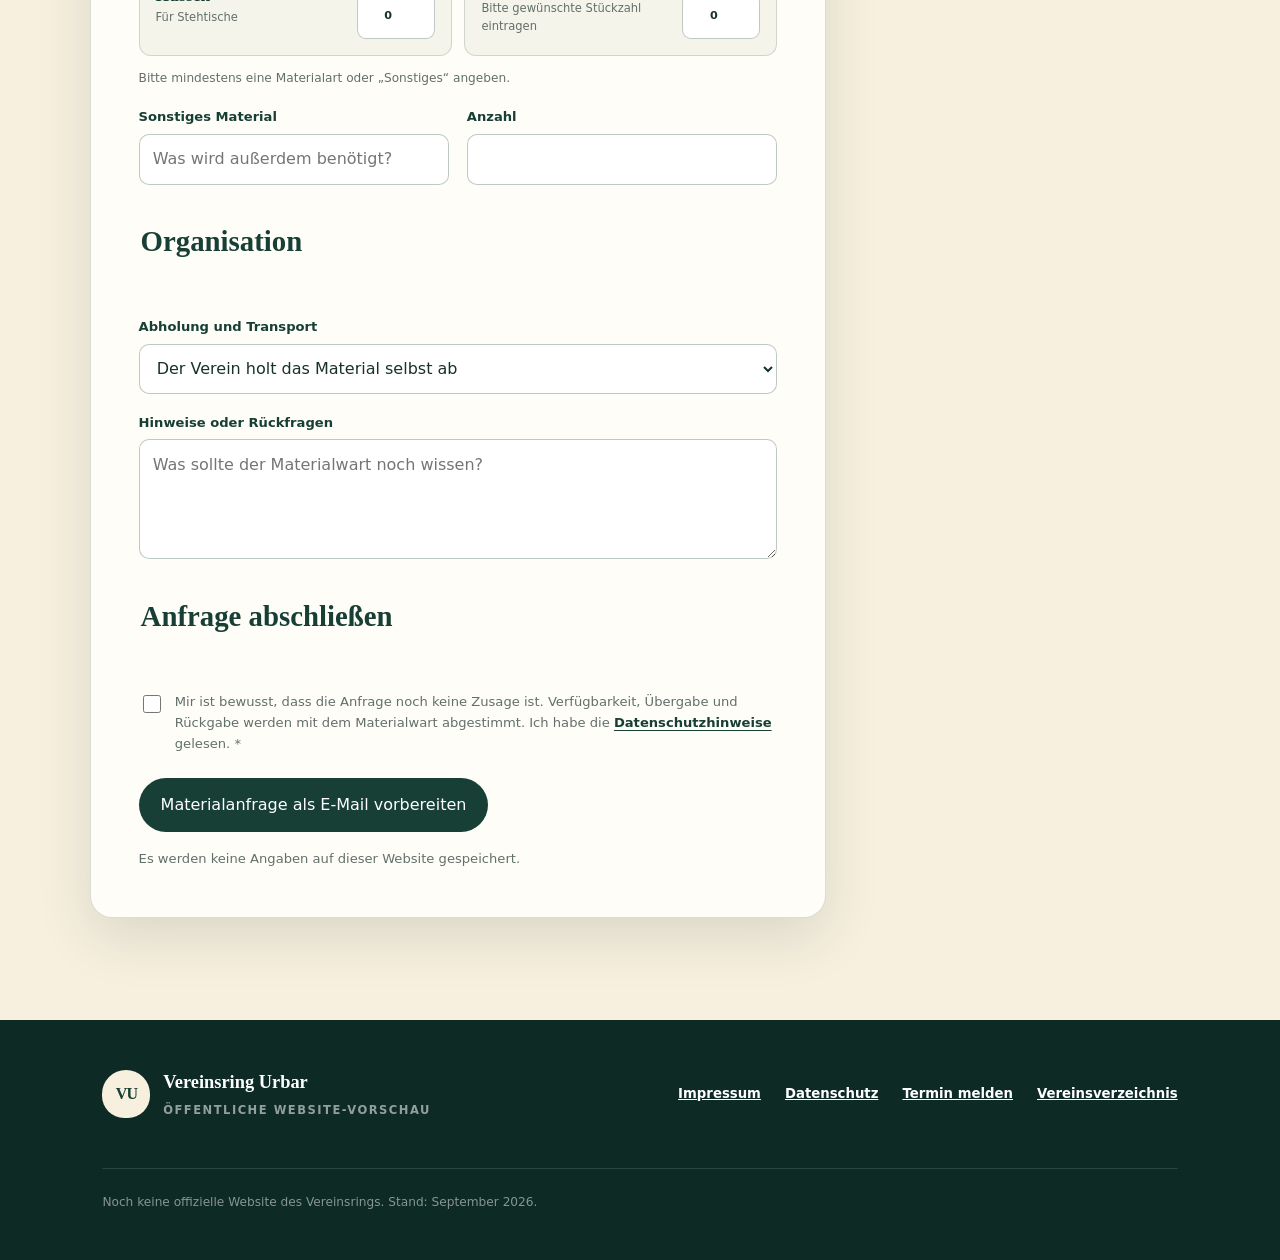
<file: material-ausleihen.html>
<!doctype html>
<html lang="de">
<head>
  <meta charset="utf-8">
  <meta name="viewport" content="width=device-width, initial-scale=1">
  <meta name="description" content="Materialausleihe des Vereinsrings Urbar für Urbarer Vereine anfragen.">
  <meta name="theme-color" content="#173f35">
  <title>Material ausleihen · Vereinsring Urbar</title>
  <link rel="icon" href="assets/favicon.svg" type="image/svg+xml">
  <link rel="stylesheet" href="styles.css?v=20260906-3">
  <script src="script.js?v=20260902-1" defer></script>
  <script src="material-ausleihen.js?v=20260906-1" defer></script>
</head>
<body class="submission-page">
  <a class="skip-link" href="#materialformular">Zum Formular springen</a>
  <div class="preview-bar"><strong>Öffentliche Vorschau</strong><span>Noch keine offizielle Vereinsseite</span></div>

  <header class="site-header">
    <a class="brand" href="index.html" aria-label="Vereinsring Urbar – Startseite">
      <span class="brand-mark" aria-hidden="true">VU</span>
      <span><strong>Vereinsring Urbar</strong><small>Gemeinsam im Dorf</small></span>
    </a>
    <button class="menu-button" type="button" aria-expanded="false" aria-controls="hauptnavigation">
      <span></span><span></span><span></span><span class="sr-only">Menü öffnen</span>
    </button>
    <nav id="hauptnavigation" class="main-nav" aria-label="Hauptnavigation">
      <a href="index.html#termine">Termine</a>
      <a href="index.html#vereine">Vereine</a>
      <a href="index.html#aufgaben">Aufgaben</a>
      <a href="index.html#aktionen">Aktionen</a>
      <a href="veranstaltung-melden.html">Termin melden</a>
      <a class="nav-button" href="#materialformular" aria-current="page">Material</a>
    </nav>
  </header>

  <main class="submission-main">
    <header class="submission-intro">
      <p class="eyebrow">Ausleihe für Urbarer Vereine</p>
      <h1>Material anfragen</h1>
      <p>Biertischgarnituren, Stehtische, Hussen oder Gläser: Mit diesem Formular kommen alle Angaben vollständig und direkt beim Materialwart an.</p>
    </header>

    <div class="submission-layout">
      <form id="materialformular" class="submission-card" action="mailto:material@vereinsring-urbar.de" method="post" enctype="text/plain">
        <p class="preview-notice"><strong>Hinweis zur Vorschau:</strong> Die Adresse material@vereinsring-urbar.de ist als künftige Funktionsadresse vorgesehen und muss vor dem offiziellen Start eingerichtet werden.</p>

        <fieldset class="form-section">
          <legend>Verein und Kontakt</legend>
          <div class="form-grid">
            <div class="form-field form-field-full">
              <label for="verein">Verein *</label>
              <select id="verein" name="verein" required>
                <option value="">Bitte auswählen</option>
                <option>Chor der Stommel-Stiftung „Familian Harmonists“</option>
                <option>Der kleine Prinz – Förderverein der Kath. Kindertagesstätte St. Peter und Paul e. V.</option>
                <option>Deutsches Rotes Kreuz Ortsverein Urbar</option>
                <option>FC Germania 1911 e. V. Urbar</option>
                <option>Förderkreis St. Peter &amp; Paul, Urbar e. V.</option>
                <option>Freiwillige Feuerwehr der VG Vallendar – Löschzug Urbar</option>
                <option>Freunde der Kunst und Kultur in Urbar</option>
                <option>Freunde der Stommel-Stiftung e. V.</option>
                <option>Helping Hands e. V. – Deutsch-Philippinischer Hilfsverein</option>
                <option>Katholische Frauengemeinschaft</option>
                <option>Kirmesgesellschaft Frohsinn e. V.</option>
                <option>MIGU e. V.</option>
                <option>Möhnenverein Urbar 1951 e. V.</option>
                <option>Sammellinse – Förderverein der Grundschule Urbar e. V.</option>
                <option>St. Sebastianus Schützengesellschaft Urbar</option>
                <option>Singgemeinschaft 1868 Urbar e. V.</option>
                <option>Sozialverband VdK</option>
                <option>Sterntaler – Förderverein der Kindertagesstätte unter dem Regenbogen</option>
                <option>Stommel-Stiftung</option>
                <option>Tanzsport time to dance e. V.</option>
                <option>Turnverein Urbar 1889 e. V.</option>
                <option>Vereinsring der Urbarer Vereine e. V.</option>
                <option>Anderer Verein / andere Organisation</option>
                <optgroup label="Politische Mitglieder des Vereinsrings">
                  <option>Bündnis 90/Die Grünen Urbar</option>
                  <option>CDU Ortsverband Urbar</option>
                  <option>Freie Liste – Bürger für Urbar e. V.</option>
                  <option>SPD Urbar</option>
                </optgroup>
              </select>
            </div>
            <div class="form-field">
              <label for="ansprechperson">Ansprechperson *</label>
              <input id="ansprechperson" name="ansprechperson" type="text" autocomplete="name" required>
            </div>
            <div class="form-field">
              <label for="email">E-Mail *</label>
              <input id="email" name="email" type="email" autocomplete="email" required>
            </div>
            <div class="form-field form-field-full">
              <label for="telefon">Telefon für Rückfragen *</label>
              <input id="telefon" name="telefon" type="tel" autocomplete="tel" required>
            </div>
          </div>
        </fieldset>

        <fieldset class="form-section">
          <legend>Anlass und Zeitraum</legend>
          <div class="form-grid">
            <div class="form-field form-field-full">
              <label for="anlass">Veranstaltung oder Anlass *</label>
              <input id="anlass" name="anlass" type="text" required placeholder="z. B. Sommerfest des Vereins">
            </div>
            <div class="form-field form-field-full">
              <label for="einsatzort">Einsatzort *</label>
              <input id="einsatzort" name="einsatzort" type="text" required placeholder="Wo wird das Material benötigt?">
            </div>
            <div class="form-field">
              <label for="abholung">Gewünschte Abholung *</label>
              <input id="abholung" name="abholung" type="datetime-local" required>
            </div>
            <div class="form-field">
              <label for="rueckgabe">Geplante Rückgabe *</label>
              <input id="rueckgabe" name="rueckgabe" type="datetime-local" required>
            </div>
          </div>
        </fieldset>

        <fieldset class="form-section">
          <legend>Gewünschtes Material</legend>
          <div class="material-grid">
            <div class="material-item"><div><strong>Biertischgarnituren</strong><small>Ein Tisch mit zwei Bänken</small></div><label for="biertischgarnituren">Anzahl<input id="biertischgarnituren" name="biertischgarnituren" type="number" min="0" step="1" value="0" inputmode="numeric"></label></div>
            <div class="material-item"><div><strong>Stehtische</strong><small>Ohne Husse</small></div><label for="stehtische">Anzahl<input id="stehtische" name="stehtische" type="number" min="0" step="1" value="0" inputmode="numeric"></label></div>
            <div class="material-item"><div><strong>Hussen</strong><small>Für Stehtische</small></div><label for="hussen">Anzahl<input id="hussen" name="hussen" type="number" min="0" step="1" value="0" inputmode="numeric"></label></div>
            <div class="material-item"><div><strong>Gläser</strong><small>Bitte gewünschte Stückzahl eintragen</small></div><label for="glaeser">Anzahl<input id="glaeser" name="glaeser" type="number" min="0" step="1" value="0" inputmode="numeric"></label></div>
          </div>
          <p id="material-hinweis" class="material-hint">Bitte mindestens eine Materialart oder „Sonstiges“ angeben.</p>
          <div class="form-grid" style="margin-top: 1.1rem;">
            <div class="form-field">
              <label for="sonstiges">Sonstiges Material</label>
              <input id="sonstiges" name="sonstiges" type="text" placeholder="Was wird außerdem benötigt?">
            </div>
            <div class="form-field">
              <label for="sonstiges-anzahl">Anzahl</label>
              <input id="sonstiges-anzahl" name="sonstiges-anzahl" type="number" min="0" step="1" inputmode="numeric">
            </div>
          </div>
        </fieldset>

        <fieldset class="form-section">
          <legend>Organisation</legend>
          <div class="form-grid">
            <div class="form-field form-field-full">
              <label for="transport">Abholung und Transport</label>
              <select id="transport" name="transport">
                <option>Der Verein holt das Material selbst ab</option>
                <option>Unterstützung beim Transport erforderlich</option>
                <option>Noch zu klären</option>
              </select>
            </div>
            <div class="form-field form-field-full">
              <label for="hinweise">Hinweise oder Rückfragen</label>
              <textarea id="hinweise" name="hinweise" placeholder="Was sollte der Materialwart noch wissen?"></textarea>
            </div>
          </div>
        </fieldset>

        <fieldset class="form-section">
          <legend>Anfrage abschließen</legend>
          <div class="form-check">
            <input id="bestaetigung" name="bestaetigung" type="checkbox" required>
            <label for="bestaetigung">Mir ist bewusst, dass die Anfrage noch keine Zusage ist. Verfügbarkeit, Übergabe und Rückgabe werden mit dem Materialwart abgestimmt. Ich habe die <a href="datenschutz.html">Datenschutzhinweise</a> gelesen. *</label>
          </div>
          <div class="form-actions">
            <button class="button button-primary" type="submit">Materialanfrage als E-Mail vorbereiten</button>
            <p id="formular-status" class="form-status" role="status" aria-live="polite">Es werden keine Angaben auf dieser Website gespeichert.</p>
          </div>
        </fieldset>
      </form>

      <aside class="process-card" aria-labelledby="ablauf-title">
        <p class="eyebrow">So geht es weiter</p>
        <h2 id="ablauf-title">Von der Anfrage zur Ausgabe</h2>
        <ol class="process-list">
          <li><div><strong>Anfragen</strong><span>Der Verein nennt Material, Stückzahlen und gewünschten Zeitraum.</span></div></li>
          <li><div><strong>Abstimmen</strong><span>Der Materialwart prüft die Verfügbarkeit und klärt die Übergabe.</span></div></li>
          <li><div><strong>Ausleihen</strong><span>Ausgabe und vollständige Rückgabe werden verbindlich vereinbart.</span></div></li>
        </ol>
        <p class="process-note">Die Ausleihe ist für Urbarer Vereine vorgesehen. Eine Anfrage ist noch keine Reservierungsbestätigung.</p>
      </aside>
    </div>
  </main>

  <footer class="site-footer">
    <div class="footer-brand"><span class="brand-mark" aria-hidden="true">VU</span><div><strong>Vereinsring Urbar</strong><small>Öffentliche Website-Vorschau</small></div></div>
    <nav aria-label="Rechtliche Hinweise"><a href="impressum.html">Impressum</a><a href="datenschutz.html">Datenschutz</a><a href="veranstaltung-melden.html">Termin melden</a><a href="index.html#vereine">Vereinsverzeichnis</a></nav>
    <p class="footer-note">Noch keine offizielle Website des Vereinsrings. Stand: September 2026.</p>
  </footer>
</body>
</html>
</file>
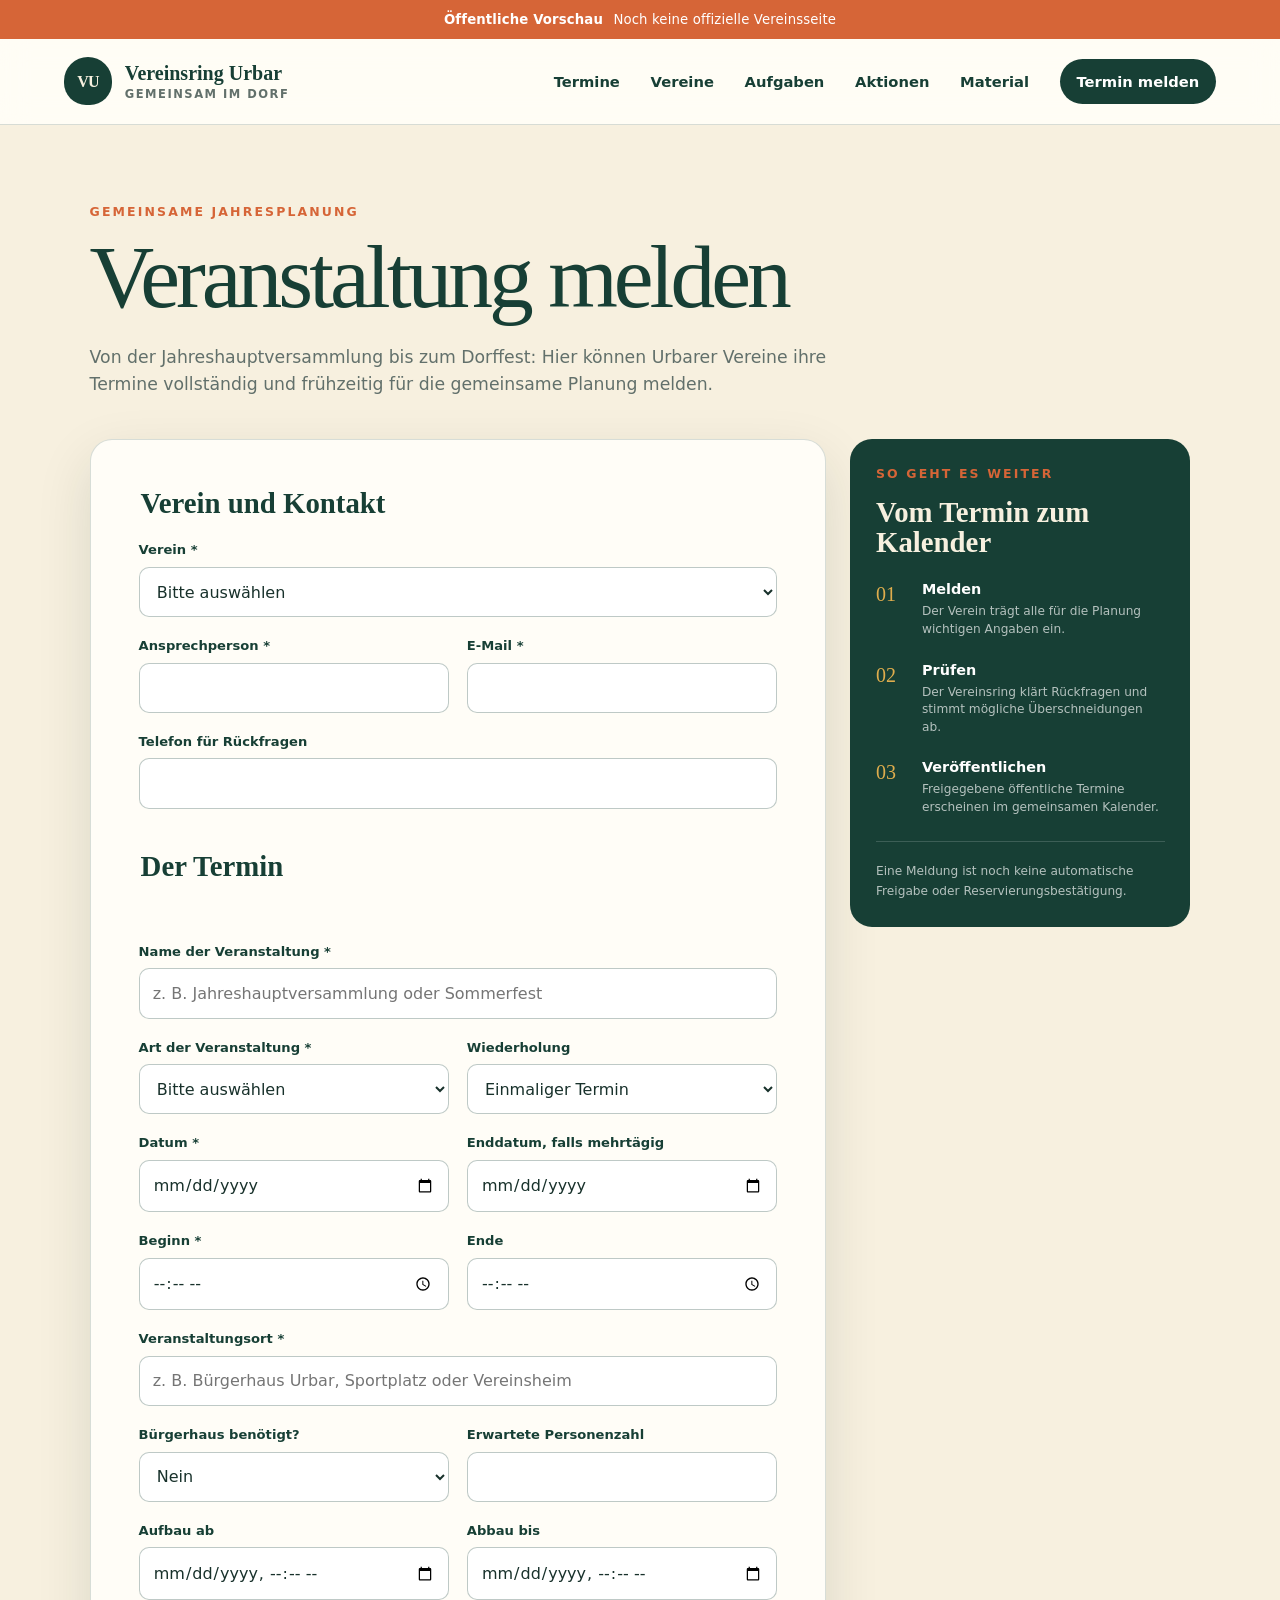
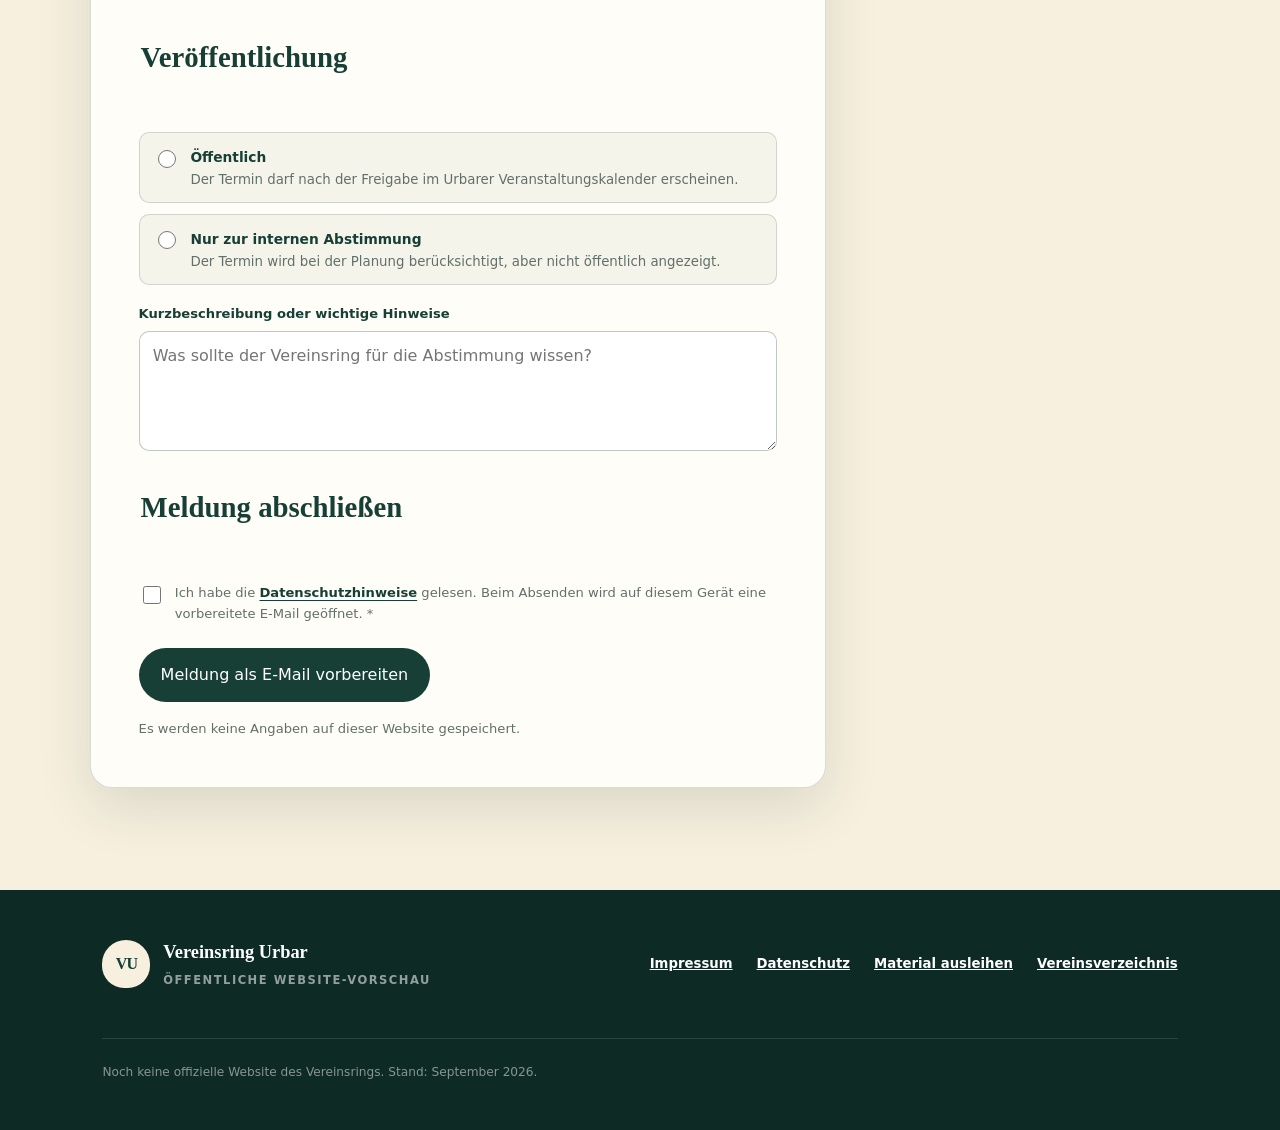
<file: veranstaltung-melden.html>
<!doctype html>
<html lang="de">
<head>
  <meta charset="utf-8">
  <meta name="viewport" content="width=device-width, initial-scale=1">
  <meta name="description" content="Veranstaltung oder Vereinstermin für den gemeinsamen Urbarer Kalender melden.">
  <meta name="theme-color" content="#173f35">
  <title>Veranstaltung melden · Vereinsring Urbar</title>
  <link rel="icon" href="assets/favicon.svg" type="image/svg+xml">
  <link rel="stylesheet" href="styles.css?v=20260906-3">
  <script src="script.js?v=20260902-1" defer></script>
  <script src="veranstaltung-melden.js?v=20260902-1" defer></script>
</head>
<body class="submission-page">
  <a class="skip-link" href="#meldeformular">Zum Formular springen</a>
  <div class="preview-bar"><strong>Öffentliche Vorschau</strong><span>Noch keine offizielle Vereinsseite</span></div>

  <header class="site-header">
    <a class="brand" href="index.html" aria-label="Vereinsring Urbar – Startseite">
      <span class="brand-mark" aria-hidden="true">VU</span>
      <span><strong>Vereinsring Urbar</strong><small>Gemeinsam im Dorf</small></span>
    </a>
    <button class="menu-button" type="button" aria-expanded="false" aria-controls="hauptnavigation">
      <span></span><span></span><span></span><span class="sr-only">Menü öffnen</span>
    </button>
    <nav id="hauptnavigation" class="main-nav" aria-label="Hauptnavigation">
      <a href="index.html#termine">Termine</a>
      <a href="index.html#vereine">Vereine</a>
      <a href="index.html#aufgaben">Aufgaben</a>
      <a href="index.html#aktionen">Aktionen</a>
      <a href="material-ausleihen.html">Material</a>
      <a class="nav-button" href="#meldeformular" aria-current="page">Termin melden</a>
    </nav>
  </header>

  <main class="submission-main">
    <header class="submission-intro">
      <p class="eyebrow">Gemeinsame Jahresplanung</p>
      <h1>Veranstaltung melden</h1>
      <p>Von der Jahreshauptversammlung bis zum Dorffest: Hier können Urbarer Vereine ihre Termine vollständig und frühzeitig für die gemeinsame Planung melden.</p>
    </header>

    <div class="submission-layout">
      <form id="meldeformular" class="submission-card" action="mailto:timokraemer96@gmx.de" method="post" enctype="text/plain">
        <fieldset class="form-section">
          <legend>Verein und Kontakt</legend>
          <div class="form-grid">
            <div class="form-field form-field-full">
              <label for="verein">Verein *</label>
              <select id="verein" name="verein" required>
                <option value="">Bitte auswählen</option>
                <option>Chor der Stommel-Stiftung „Familian Harmonists“</option>
                <option>Der kleine Prinz – Förderverein der Kath. Kindertagesstätte St. Peter und Paul e. V.</option>
                <option>Deutsches Rotes Kreuz Ortsverein Urbar</option>
                <option>FC Germania 1911 e. V. Urbar</option>
                <option>Förderkreis St. Peter &amp; Paul, Urbar e. V.</option>
                <option>Freiwillige Feuerwehr der VG Vallendar – Löschzug Urbar</option>
                <option>Freunde der Kunst und Kultur in Urbar</option>
                <option>Freunde der Stommel-Stiftung e. V.</option>
                <option>Helping Hands e. V. – Deutsch-Philippinischer Hilfsverein</option>
                <option>Katholische Frauengemeinschaft</option>
                <option>Kirmesgesellschaft Frohsinn e. V.</option>
                <option>MIGU e. V.</option>
                <option>Möhnenverein Urbar 1951 e. V.</option>
                <option>Sammellinse – Förderverein der Grundschule Urbar e. V.</option>
                <option>St. Sebastianus Schützengesellschaft Urbar</option>
                <option>Singgemeinschaft 1868 Urbar e. V.</option>
                <option>Sozialverband VdK</option>
                <option>Sterntaler – Förderverein der Kindertagesstätte unter dem Regenbogen</option>
                <option>Stommel-Stiftung</option>
                <option>Tanzsport time to dance e. V.</option>
                <option>Turnverein Urbar 1889 e. V.</option>
                <option>Vereinsring der Urbarer Vereine e. V.</option>
                <option>Anderer Verein / andere Organisation</option>
                <optgroup label="Politische Mitglieder des Vereinsrings">
                  <option>Bündnis 90/Die Grünen Urbar</option>
                  <option>CDU Ortsverband Urbar</option>
                  <option>Freie Liste – Bürger für Urbar e. V.</option>
                  <option>SPD Urbar</option>
                </optgroup>
              </select>
            </div>
            <div class="form-field">
              <label for="ansprechperson">Ansprechperson *</label>
              <input id="ansprechperson" name="ansprechperson" type="text" autocomplete="name" required>
            </div>
            <div class="form-field">
              <label for="email">E-Mail *</label>
              <input id="email" name="email" type="email" autocomplete="email" required>
            </div>
            <div class="form-field form-field-full">
              <label for="telefon">Telefon für Rückfragen</label>
              <input id="telefon" name="telefon" type="tel" autocomplete="tel">
            </div>
          </div>
        </fieldset>

        <fieldset class="form-section">
          <legend>Der Termin</legend>
          <div class="form-grid">
            <div class="form-field form-field-full">
              <label for="titel">Name der Veranstaltung *</label>
              <input id="titel" name="titel" type="text" required placeholder="z. B. Jahreshauptversammlung oder Sommerfest">
            </div>
            <div class="form-field">
              <label for="art">Art der Veranstaltung *</label>
              <select id="art" name="art" required>
                <option value="">Bitte auswählen</option>
                <option>Jahreshauptversammlung</option>
                <option>Mitgliederversammlung / Sitzung</option>
                <option>Fest / Markt</option>
                <option>Sportveranstaltung</option>
                <option>Kultur / Musik</option>
                <option>Kinder / Familie</option>
                <option>Arbeitseinsatz</option>
                <option>Sonstiges</option>
              </select>
            </div>
            <div class="form-field">
              <label for="wiederholung">Wiederholung</label>
              <select id="wiederholung" name="wiederholung">
                <option>Einmaliger Termin</option>
                <option>Wöchentlich</option>
                <option>Monatlich</option>
                <option>Jährlich</option>
                <option>Andere Wiederholung</option>
              </select>
            </div>
            <div class="form-field">
              <label for="datum-von">Datum *</label>
              <input id="datum-von" name="datum-von" type="date" required>
            </div>
            <div class="form-field">
              <label for="datum-bis">Enddatum, falls mehrtägig</label>
              <input id="datum-bis" name="datum-bis" type="date">
            </div>
            <div class="form-field">
              <label for="zeit-von">Beginn *</label>
              <input id="zeit-von" name="zeit-von" type="time" required>
            </div>
            <div class="form-field">
              <label for="zeit-bis">Ende</label>
              <input id="zeit-bis" name="zeit-bis" type="time">
            </div>
            <div class="form-field form-field-full">
              <label for="ort">Veranstaltungsort *</label>
              <input id="ort" name="ort" type="text" required placeholder="z. B. Bürgerhaus Urbar, Sportplatz oder Vereinsheim">
            </div>
            <div class="form-field">
              <label for="buergerhaus">Bürgerhaus benötigt?</label>
              <select id="buergerhaus" name="buergerhaus">
                <option>Nein</option>
                <option>Ja</option>
                <option>Noch unklar</option>
              </select>
            </div>
            <div class="form-field">
              <label for="besucher">Erwartete Personenzahl</label>
              <input id="besucher" name="besucher" type="number" min="1" inputmode="numeric">
            </div>
            <div class="form-field">
              <label for="aufbau">Aufbau ab</label>
              <input id="aufbau" name="aufbau" type="datetime-local">
            </div>
            <div class="form-field">
              <label for="abbau">Abbau bis</label>
              <input id="abbau" name="abbau" type="datetime-local">
            </div>
          </div>
        </fieldset>

        <fieldset class="form-section">
          <legend>Veröffentlichung</legend>
          <div class="choice-group" role="radiogroup" aria-label="Soll der Termin veröffentlicht werden?">
            <label class="choice-card">
              <input type="radio" name="sichtbarkeit" value="Öffentlich" required>
              <span><strong>Öffentlich</strong><small>Der Termin darf nach der Freigabe im Urbarer Veranstaltungskalender erscheinen.</small></span>
            </label>
            <label class="choice-card">
              <input type="radio" name="sichtbarkeit" value="Nur zur internen Abstimmung" required>
              <span><strong>Nur zur internen Abstimmung</strong><small>Der Termin wird bei der Planung berücksichtigt, aber nicht öffentlich angezeigt.</small></span>
            </label>
          </div>
          <div class="form-grid" style="margin-top: 1.1rem;">
            <div class="form-field form-field-full">
              <label for="beschreibung">Kurzbeschreibung oder wichtige Hinweise</label>
              <textarea id="beschreibung" name="beschreibung" placeholder="Was sollte der Vereinsring für die Abstimmung wissen?"></textarea>
            </div>
          </div>
        </fieldset>

        <fieldset class="form-section">
          <legend>Meldung abschließen</legend>
          <div class="form-check">
            <input id="datenschutz-zustimmung" name="datenschutz-zustimmung" type="checkbox" required>
            <label for="datenschutz-zustimmung">Ich habe die <a href="datenschutz.html">Datenschutzhinweise</a> gelesen. Beim Absenden wird auf diesem Gerät eine vorbereitete E-Mail geöffnet. *</label>
          </div>
          <div class="form-actions">
            <button class="button button-primary" type="submit">Meldung als E-Mail vorbereiten</button>
            <p id="formular-status" class="form-status" role="status" aria-live="polite">Es werden keine Angaben auf dieser Website gespeichert.</p>
          </div>
        </fieldset>
      </form>

      <aside class="process-card" aria-labelledby="ablauf-title">
        <p class="eyebrow">So geht es weiter</p>
        <h2 id="ablauf-title">Vom Termin zum Kalender</h2>
        <ol class="process-list">
          <li><div><strong>Melden</strong><span>Der Verein trägt alle für die Planung wichtigen Angaben ein.</span></div></li>
          <li><div><strong>Prüfen</strong><span>Der Vereinsring klärt Rückfragen und stimmt mögliche Überschneidungen ab.</span></div></li>
          <li><div><strong>Veröffentlichen</strong><span>Freigegebene öffentliche Termine erscheinen im gemeinsamen Kalender.</span></div></li>
        </ol>
        <p class="process-note">Eine Meldung ist noch keine automatische Freigabe oder Reservierungsbestätigung.</p>
      </aside>
    </div>
  </main>

  <footer class="site-footer">
    <div class="footer-brand"><span class="brand-mark" aria-hidden="true">VU</span><div><strong>Vereinsring Urbar</strong><small>Öffentliche Website-Vorschau</small></div></div>
    <nav aria-label="Rechtliche Hinweise"><a href="impressum.html">Impressum</a><a href="datenschutz.html">Datenschutz</a><a href="material-ausleihen.html">Material ausleihen</a><a href="index.html#vereine">Vereinsverzeichnis</a></nav>
    <p class="footer-note">Noch keine offizielle Website des Vereinsrings. Stand: September 2026.</p>
  </footer>
</body>
</html>
</file>
<file: styles.css>
:root {
  --ink: #173f35;
  --ink-dark: #0e2a24;
  --cream: #f7f0df;
  --paper: #fffdf7;
  --orange: #d66537;
  --gold: #dfad4d;
  --sage: #aec2a4;
  --blue: #5f99a3;
  --text: #18312b;
  --muted: #62706b;
  --line: rgba(23, 63, 53, .17);
  --shadow: 0 20px 55px rgba(15, 42, 36, .12);
  --radius: 22px;
}

* { box-sizing: border-box; }
html { scroll-behavior: smooth; }
body { margin: 0; color: var(--text); background: var(--paper); font-family: Inter, ui-sans-serif, system-ui, -apple-system, BlinkMacSystemFont, "Segoe UI", sans-serif; line-height: 1.6; }
a { color: inherit; }
img { display: block; max-width: 100%; }
button, a { -webkit-tap-highlight-color: transparent; }
.sr-only { position: absolute; width: 1px; height: 1px; padding: 0; margin: -1px; overflow: hidden; clip: rect(0, 0, 0, 0); white-space: nowrap; border: 0; }
.skip-link { position: fixed; top: -100px; left: 1rem; z-index: 100; padding: .7rem 1rem; background: white; }
.skip-link:focus { top: 1rem; }

.preview-bar { display: flex; justify-content: center; gap: .65rem; padding: .55rem 1rem; color: white; background: var(--orange); font-size: .83rem; letter-spacing: .01em; text-align: center; }
.site-header { position: sticky; top: 0; z-index: 50; display: flex; align-items: center; justify-content: space-between; gap: 2rem; min-height: 86px; padding: 0 clamp(1.25rem, 5vw, 5rem); background: rgba(255, 253, 247, .94); border-bottom: 1px solid var(--line); backdrop-filter: blur(14px); }
.brand { display: inline-flex; align-items: center; gap: .8rem; color: var(--ink); text-decoration: none; line-height: 1.1; }
.brand strong { display: block; font-family: Georgia, "Times New Roman", serif; font-size: 1.25rem; }
.brand small, .footer-brand small { display: block; margin-top: .24rem; color: var(--muted); font-size: .72rem; font-weight: 700; letter-spacing: .13em; text-transform: uppercase; }
.brand-mark { display: grid; place-items: center; width: 48px; height: 48px; color: var(--cream); background: var(--ink); border-radius: 50% 50% 46% 46%; font-family: Georgia, serif; font-weight: 700; letter-spacing: -.05em; }
.main-nav { display: flex; align-items: center; gap: clamp(1rem, 2.4vw, 2.25rem); }
.main-nav a { color: var(--ink); font-size: .92rem; font-weight: 750; text-decoration: none; }
.main-nav a:not(.nav-button):hover { color: var(--orange); }
.nav-button { padding: .65rem 1.05rem; color: white !important; background: var(--ink); border-radius: 999px; }
.menu-button { display: none; width: 44px; height: 44px; padding: 10px; background: transparent; border: 0; }
.menu-button > span:not(.sr-only) { display: block; height: 2px; margin: 5px 0; background: var(--ink); }

.hero { min-height: 690px; display: grid; grid-template-columns: 1.12fr .88fr; align-items: center; gap: 4rem; padding: clamp(4rem, 8vw, 8rem) clamp(1.25rem, 8vw, 8rem); overflow: hidden; background: var(--cream); }
.eyebrow { margin: 0 0 .8rem; color: var(--orange); font-size: .78rem; font-weight: 850; letter-spacing: .17em; text-transform: uppercase; }
.hero h1, .section h2, .contact-section h2, .legal-card h1 { margin: 0; color: var(--ink); font-family: Georgia, "Times New Roman", serif; font-weight: 500; line-height: .96; letter-spacing: -.045em; }
.hero h1 { max-width: 770px; font-size: clamp(4rem, 8vw, 7.8rem); }
.hero h1 em { color: var(--orange); font-weight: 500; }
.hero-lead { max-width: 650px; margin: 2rem 0; color: #42534e; font-size: clamp(1.06rem, 1.5vw, 1.28rem); }
.hero-actions { display: flex; flex-wrap: wrap; gap: .8rem; }
.button { display: inline-flex; align-items: center; justify-content: center; min-height: 50px; padding: .75rem 1.25rem; border: 2px solid transparent; border-radius: 999px; font-weight: 800; text-decoration: none; transition: transform .2s ease, background .2s ease; }
.button:hover { transform: translateY(-2px); }
.button-primary { color: white; background: var(--ink); }
.button-secondary { color: var(--ink); background: transparent; border-color: var(--ink); }
.hero-visual { position: relative; display: grid; place-items: center; min-height: 440px; }
.community-circle { position: relative; display: grid; place-content: center; width: min(36vw, 460px); aspect-ratio: 1; color: var(--cream); background: var(--ink); border-radius: 50%; text-align: center; box-shadow: 50px 45px 0 var(--gold), -35px -35px 0 var(--sage); }
.community-circle::before, .community-circle::after { content: ""; position: absolute; border-radius: 50%; }
.community-circle::before { width: 72px; height: 72px; right: -30px; top: 45px; background: var(--orange); }
.community-circle::after { width: 45px; height: 45px; left: 15px; bottom: -40px; background: var(--blue); }
.community-circle strong { font-family: Georgia, serif; font-size: clamp(3.5rem, 6vw, 6rem); font-weight: 500; line-height: .85; }
.community-circle small { margin-top: .65rem; font-size: .85rem; font-weight: 800; letter-spacing: .17em; text-transform: uppercase; }
.circle-word { position: absolute; padding: .45rem .8rem; color: var(--ink); background: var(--paper); border-radius: 999px; font-size: .75rem; font-weight: 850; text-transform: uppercase; box-shadow: var(--shadow); }
.word-1 { left: -35px; top: 28%; transform: rotate(-7deg); }
.word-2 { right: -35px; top: 35%; transform: rotate(8deg); }
.word-3 { left: 4%; bottom: 16%; transform: rotate(5deg); }
.word-4 { right: 2%; bottom: 15%; transform: rotate(-6deg); }

.quick-strip { display: grid; grid-template-columns: repeat(4, minmax(0, 1fr)); color: white; background: var(--ink); }
.quick-strip a { display: grid; grid-template-columns: auto 1fr; column-gap: 1rem; padding: 1.8rem clamp(1.25rem, 4vw, 4rem); text-decoration: none; border-right: 1px solid rgba(255,255,255,.17); }
.quick-strip span { grid-row: span 2; color: var(--gold); font-family: Georgia, serif; font-size: 1.8rem; }
.quick-strip strong { font-size: 1rem; }
.quick-strip small { color: rgba(255,255,255,.68); }

.section { padding: clamp(5rem, 9vw, 9rem) clamp(1.25rem, 8vw, 8rem); }
.section-light { background: var(--paper); }
.section-paper { background: var(--cream); }
.section-ink { color: white; background: var(--ink); }
.role-section { background: #eef1e5; }
.section-heading { display: grid; grid-template-columns: 1.25fr .75fr; align-items: end; gap: 3rem; margin-bottom: 3.2rem; }
.section-heading h2, .contact-section h2 { font-size: clamp(2.8rem, 5.5vw, 5rem); }
.section-heading > p { max-width: 520px; margin: 0; color: var(--muted); font-size: 1.04rem; }
.section-heading.inverse h2 { color: var(--cream); }
.section-heading.inverse > p { color: rgba(255,255,255,.68); }

.event-grid { display: grid; grid-template-columns: 1.4fr 1fr 1fr; gap: 1rem; }
.event-card { min-height: 315px; display: flex; flex-direction: column; justify-content: space-between; padding: 1.6rem; background: white; border: 1px solid var(--line); border-radius: var(--radius); box-shadow: 0 12px 40px rgba(15,42,36,.05); }
.event-card.event-featured { background: #eef1e5; }
.date-block { display: flex; align-items: center; gap: .7rem; color: var(--ink); }
.date-block strong { font-family: Georgia, serif; font-size: 3.7rem; font-weight: 500; line-height: 1; }
.date-block span { font-size: .72rem; font-weight: 850; line-height: 1.2; letter-spacing: .12em; }
.event-content { margin-top: 2rem; }
.tag { display: inline-block; margin-bottom: .65rem; color: var(--orange); font-size: .7rem; font-weight: 850; letter-spacing: .1em; text-transform: uppercase; }
.event-card h3 { margin: 0 0 .55rem; color: var(--ink); font-family: Georgia, serif; font-size: clamp(1.45rem, 2vw, 2rem); line-height: 1.1; }
.event-card p { margin: 0 0 1rem; color: var(--muted); font-size: .92rem; }
.event-card a { color: var(--ink); font-size: .85rem; font-weight: 850; text-decoration: none; }
.source-note { margin: 1.5rem 0 0; color: var(--muted); font-size: .78rem; }

.role-grid { display: grid; grid-template-columns: repeat(3, minmax(0, 1fr)); gap: 1rem; }
.role-card { min-width: 0; min-height: 360px; display: flex; flex-direction: column; padding: 2rem; background: var(--paper); border: 1px solid var(--line); border-radius: var(--radius); }
.role-card::before { content: ""; width: 56px; height: 6px; margin-bottom: auto; background: var(--orange); border-radius: 999px; }
.role-support::before { background: var(--gold); }
.role-coordinate::before { background: var(--blue); }
.role-label { margin: 2.5rem 0 .7rem; color: var(--orange); font-size: .7rem; font-weight: 850; letter-spacing: .12em; text-transform: uppercase; }
.role-support .role-label { color: #98701d; }
.role-coordinate .role-label { color: #39717b; }
.role-card h3 { margin: 0 0 .7rem; color: var(--ink); font-family: Georgia, serif; font-size: 2rem; line-height: 1.05; overflow-wrap: anywhere; }
.role-card p { margin: 0 0 1.8rem; color: var(--muted); }
.role-card small { margin-top: auto; padding-top: 1.2rem; color: var(--ink); border-top: 1px solid var(--line); font-size: .76rem; font-weight: 750; overflow-wrap: anywhere; }

.action-grid { display: grid; grid-template-columns: 1.5fr 1fr 1fr; gap: 1rem; }
.action-card { min-width: 0; min-height: 390px; position: relative; display: flex; flex-direction: column; justify-content: flex-end; padding: 2rem; color: var(--ink); background: var(--gold); border-radius: var(--radius); overflow: hidden; }
.action-card:nth-child(3) { background: var(--sage); }
.action-card h3 { margin: .5rem 0; font-family: Georgia, serif; font-size: 2.5rem; line-height: 1; overflow-wrap: anywhere; hyphens: auto; }
.action-card p { margin: .5rem 0 1.5rem; }
.action-number { position: absolute; top: 1.5rem; right: 1.5rem; font-family: Georgia, serif; font-size: 2rem; }
.status { font-size: .72rem; font-weight: 850; letter-spacing: .09em; text-transform: uppercase; }
.action-image { min-height: 520px; padding: 0; color: white; background: var(--ink-dark); }
.action-image img { position: absolute; inset: 0; width: 100%; height: 100%; object-fit: cover; opacity: .46; }
.action-image::after { content: ""; position: absolute; inset: 25% 0 0; background: linear-gradient(transparent, rgba(14,42,36,.95)); }
.action-image > div { position: relative; z-index: 1; padding: 2.2rem; }
.tag-light { color: var(--gold); }

.filter-row { display: flex; flex-wrap: wrap; gap: .55rem; margin-bottom: 1.5rem; }
.filter-button { padding: .62rem 1rem; color: var(--ink); background: transparent; border: 1px solid var(--ink); border-radius: 999px; font: inherit; font-size: .82rem; font-weight: 750; cursor: pointer; }
.filter-button.active, .filter-button:hover { color: white; background: var(--ink); }
.club-grid { display: grid; grid-template-columns: repeat(4, minmax(0, 1fr)); gap: .85rem; }
.club-card { min-width: 0; min-height: 205px; padding: 1.4rem; background: var(--paper); border: 1px solid rgba(23,63,53,.1); border-radius: 16px; transition: transform .2s ease, box-shadow .2s ease; }
.club-card:hover { transform: translateY(-3px); box-shadow: 0 12px 35px rgba(15,42,36,.08); }
.club-card[hidden] { display: none; }
.club-icon { display: grid; place-items: center; width: 42px; height: 42px; margin-bottom: 2.2rem; color: white; background: var(--orange); border-radius: 50%; font-size: 1rem; }
.club-card[data-category="kultur"] .club-icon { color: white; background: var(--orange); }
.club-card[data-category="foerder"] .club-icon { color: var(--ink); background: var(--gold); }
.club-card[data-category="engagement"] .club-icon { color: white; background: var(--blue); }
.club-card[data-category="sport"] .club-icon { color: var(--cream); background: var(--ink); }
.club-card[data-category="politik"] .club-icon { color: var(--ink); background: var(--sage); }
.club-card small { color: var(--muted); font-size: .68rem; font-weight: 850; letter-spacing: .1em; text-transform: uppercase; overflow-wrap: anywhere; }
.club-card h3 { margin: .35rem 0 0; color: var(--ink); font-family: Georgia, serif; font-size: 1.18rem; line-height: 1.2; overflow-wrap: anywhere; }

.story-section { display: grid; grid-template-columns: .6fr 1.2fr 1fr; align-items: center; gap: 4rem; background: var(--paper); }
.story-number { color: var(--orange); font-family: Georgia, serif; font-size: clamp(6rem, 14vw, 14rem); line-height: .8; opacity: .18; }
.story-copy h2 { margin-bottom: 1.5rem; font-size: clamp(2.6rem, 4.5vw, 4.6rem); }
.story-copy p:not(.eyebrow) { color: var(--muted); }
blockquote { margin: 0; padding: 2.2rem; background: var(--cream); border-radius: var(--radius); }
blockquote p { margin: 0 0 1.5rem; color: var(--ink); font-family: Georgia, serif; font-size: 1.7rem; line-height: 1.25; }
blockquote cite { color: var(--muted); font-size: .76rem; font-style: normal; font-weight: 800; letter-spacing: .08em; text-transform: uppercase; }

.contact-section { display: grid; grid-template-columns: 1.3fr .7fr; align-items: center; gap: 3rem; padding: clamp(4rem, 8vw, 7rem) clamp(1.25rem, 8vw, 8rem); color: white; background: var(--orange); }
.contact-section .eyebrow { color: var(--cream); }
.contact-section h2 { color: white; }
.contact-section p:not(.eyebrow) { max-width: 660px; color: rgba(255,255,255,.8); }
.contact-actions { display: flex; flex-direction: column; align-items: flex-start; gap: 1.2rem; }
.button-cream { color: var(--ink); background: var(--cream); }
.text-link { font-weight: 800; text-underline-offset: 4px; }
.contact-socials { display: grid; grid-template-columns: repeat(2, minmax(0, 1fr)); gap: .7rem; width: 100%; max-width: 520px; }
.contact-link { display: grid; grid-template-columns: 40px minmax(0, 1fr) auto; align-items: center; gap: .65rem; min-width: 0; padding: .68rem .75rem; color: white; background: rgba(255,255,255,.09); border: 1px solid rgba(255,255,255,.3); border-radius: 14px; font-size: .86rem; font-weight: 800; text-decoration: none; transition: transform .2s ease, background .2s ease; }
.contact-link:hover { transform: translateY(-2px); background: rgba(255,255,255,.16); }
.contact-icon { display: grid; place-items: center; width: 40px; height: 40px; color: var(--ink); background: var(--cream); border-radius: 50%; }
.contact-icon svg { width: 21px; height: 21px; fill: none; stroke: currentColor; stroke-width: 1.8; stroke-linecap: round; stroke-linejoin: round; }
.contact-icon svg .icon-fill { fill: currentColor; stroke: none; }
.contact-icon-letter { font-family: Georgia, serif; font-size: 1.75rem; font-weight: 700; line-height: 1; }
.contact-arrow { display: none; }

.site-footer { display: grid; grid-template-columns: 1fr auto; gap: 2rem; padding: 3rem clamp(1.25rem, 8vw, 8rem); color: white; background: var(--ink-dark); }
.footer-brand { display: flex; align-items: center; gap: .8rem; }
.footer-brand .brand-mark { color: var(--ink); background: var(--cream); }
.footer-brand strong { font-family: Georgia, serif; font-size: 1.15rem; }
.footer-brand small { color: rgba(255,255,255,.55); }
.site-footer nav { display: flex; flex-wrap: wrap; align-items: center; justify-content: flex-end; gap: 1.5rem; }
.site-footer nav a { font-size: .83rem; font-weight: 750; }
.footer-note { grid-column: 1 / -1; margin: 1rem 0 0; padding-top: 1.5rem; color: rgba(255,255,255,.5); border-top: 1px solid rgba(255,255,255,.12); font-size: .76rem; }

.legal-page { background: var(--cream); }
.legal-main { max-width: 920px; margin: 0 auto; padding: 5rem 1.25rem; }
.legal-card { padding: clamp(1.5rem, 5vw, 4.5rem); background: var(--paper); border-radius: var(--radius); box-shadow: var(--shadow); }
.legal-card h1 { margin-bottom: 3rem; font-size: clamp(3rem, 7vw, 5.5rem); }
.legal-card h2 { margin: 2.2rem 0 .6rem; color: var(--ink); font-family: Georgia, serif; font-size: 1.5rem; }
.legal-card p, .legal-card li { color: #53615d; }
.legal-card a:not(.button) { color: var(--ink); text-underline-offset: 3px; }
.legal-back { margin-top: 2rem; }

.submission-page { background: var(--cream); }
.submission-main { padding: clamp(2.5rem, 6vw, 5rem) clamp(1.25rem, 7vw, 7rem) clamp(4rem, 8vw, 7rem); }
.submission-intro { max-width: 1180px; margin: 0 auto 2.5rem; }
.submission-intro h1 { max-width: 900px; margin: 0; color: var(--ink); font-family: Georgia, "Times New Roman", serif; font-size: clamp(3.1rem, 7vw, 6.6rem); font-weight: 500; line-height: .95; letter-spacing: -.045em; }
.submission-intro > p:not(.eyebrow) { max-width: 760px; margin: 1.5rem 0 0; color: var(--muted); font-size: 1.08rem; }
.submission-layout { display: grid; grid-template-columns: minmax(0, 1fr) minmax(260px, 340px); align-items: start; gap: 1.5rem; max-width: 1180px; margin: 0 auto; }
.submission-card { padding: clamp(1.25rem, 4vw, 3rem); background: var(--paper); border: 1px solid var(--line); border-radius: var(--radius); box-shadow: var(--shadow); }
.form-section { margin: 0; padding: 0; border: 0; }
.form-section + .form-section { margin-top: 2.6rem; padding-top: 2.4rem; border-top: 1px solid var(--line); }
.form-section legend { width: 100%; margin-bottom: 1.25rem; color: var(--ink); font-family: Georgia, serif; font-size: 1.8rem; font-weight: 700; line-height: 1.1; }
.form-grid { display: grid; grid-template-columns: repeat(2, minmax(0, 1fr)); gap: 1.1rem; }
.form-field { display: flex; flex-direction: column; gap: .42rem; min-width: 0; }
.form-field-full { grid-column: 1 / -1; }
.form-field label, .choice-label { color: var(--ink); font-size: .82rem; font-weight: 800; }
.form-field input, .form-field select, .form-field textarea { width: 100%; min-height: 50px; padding: .72rem .82rem; color: var(--text); background: white; border: 1px solid rgba(23,63,53,.28); border-radius: 10px; font: inherit; }
.form-field textarea { min-height: 120px; resize: vertical; }
.form-field input:focus, .form-field select:focus, .form-field textarea:focus { outline: 3px solid rgba(214,101,55,.2); border-color: var(--orange); }
.field-note { margin: 0; color: var(--muted); font-size: .74rem; }
.choice-group { display: grid; gap: .65rem; }
.choice-card { display: grid; grid-template-columns: auto 1fr; gap: .7rem; padding: .85rem; background: #f5f4ea; border: 1px solid var(--line); border-radius: 10px; cursor: pointer; }
.choice-card input { width: 18px; height: 18px; margin-top: .2rem; accent-color: var(--orange); }
.choice-card strong { display: block; color: var(--ink); font-size: .86rem; }
.choice-card small { display: block; margin-top: .15rem; color: var(--muted); line-height: 1.35; }
.form-check { display: grid; grid-template-columns: auto 1fr; gap: .7rem; align-items: start; }
.form-check input { width: 18px; height: 18px; margin-top: .25rem; accent-color: var(--orange); }
.form-check label { color: var(--muted); font-size: .82rem; }
.form-check a { color: var(--ink); font-weight: 750; text-underline-offset: 3px; }
.form-actions { display: flex; flex-wrap: wrap; align-items: center; gap: 1rem; margin-top: 1.5rem; }
.form-actions button { cursor: pointer; font: inherit; }
.form-status { margin: 0; color: var(--muted); font-size: .82rem; }
.process-card { position: sticky; top: 112px; padding: 1.6rem; color: white; background: var(--ink); border-radius: var(--radius); }
.process-card h2 { margin: 0 0 1.3rem; color: var(--cream); font-family: Georgia, serif; font-size: 1.8rem; line-height: 1.05; }
.process-list { display: grid; gap: 1.25rem; margin: 0; padding: 0; list-style: none; counter-reset: process; }
.process-list li { display: grid; grid-template-columns: 34px 1fr; gap: .75rem; counter-increment: process; }
.process-list li::before { content: counter(process, decimal-leading-zero); color: var(--gold); font-family: Georgia, serif; font-size: 1.25rem; }
.process-list strong { display: block; font-size: .9rem; }
.process-list span { display: block; margin-top: .12rem; color: rgba(255,255,255,.68); font-size: .76rem; line-height: 1.45; }
.process-note { margin: 1.5rem 0 0; padding-top: 1.3rem; color: rgba(255,255,255,.68); border-top: 1px solid rgba(255,255,255,.16); font-size: .76rem; }
.preview-notice { margin: 0 0 1.4rem; padding: .9rem 1rem; color: #735119; background: #fff2cc; border: 1px solid rgba(115,81,25,.2); border-radius: 12px; font-size: .82rem; }
.material-grid { display: grid; grid-template-columns: repeat(2, minmax(0, 1fr)); gap: .8rem; }
.material-item { display: grid; grid-template-columns: minmax(0, 1fr) 92px; align-items: center; gap: 1rem; min-width: 0; padding: 1rem; background: #f5f4ea; border: 1px solid var(--line); border-radius: 12px; }
.material-item strong { display: block; color: var(--ink); font-family: Georgia, serif; font-size: 1.1rem; line-height: 1.15; }
.material-item small { display: block; margin-top: .2rem; color: var(--muted); font-size: .72rem; }
.material-item label { color: var(--muted); font-size: .7rem; font-weight: 800; text-align: right; }
.material-item input { width: 78px; min-height: 46px; margin-top: .25rem; padding: .55rem; color: var(--text); background: white; border: 1px solid rgba(23,63,53,.28); border-radius: 9px; font: inherit; text-align: center; }
.material-item input:focus { outline: 3px solid rgba(214,101,55,.2); border-color: var(--orange); }
.material-hint { margin: .8rem 0 0; color: var(--muted); font-size: .76rem; }

@media (max-width: 1050px) {
  .hero { min-height: auto; grid-template-columns: 1fr; }
  .hero-visual { min-height: 400px; }
  .community-circle { width: min(72vw, 420px); }
  .event-grid { grid-template-columns: 1fr 1fr; }
  .event-featured { grid-column: 1 / -1; }
  .action-grid { grid-template-columns: 1fr 1fr; }
  .action-image { grid-column: 1 / -1; grid-row: auto; }
  .action-card h3 { font-size: clamp(2rem, 4vw, 2.5rem); }
  .club-grid { grid-template-columns: repeat(3, minmax(0, 1fr)); }
  .story-section { grid-template-columns: .5fr 1.5fr; }
  .story-section blockquote { grid-column: 2; }
  .role-grid { grid-template-columns: repeat(2, minmax(0, 1fr)); }
  .role-card:last-child { grid-column: 1 / -1; min-height: 300px; }
  .contact-section { grid-template-columns: 1fr; }
  .contact-actions { width: 100%; }
  .quick-strip { grid-template-columns: repeat(2, minmax(0, 1fr)); }
}

@media (max-width: 1180px) {
  .site-header { min-height: 76px; }
  .menu-button { display: block; }
  .main-nav { position: absolute; top: 100%; left: 0; right: 0; display: none; align-items: stretch; flex-direction: column; gap: 0; padding: .8rem 1.25rem 1.25rem; background: var(--paper); border-bottom: 1px solid var(--line); box-shadow: 0 20px 30px rgba(15,42,36,.1); }
  .main-nav.open { display: flex; }
  .main-nav a { padding: .8rem 0; }
  .nav-button { margin-top: .5rem; padding: .7rem 1rem !important; text-align: center; }
  .submission-layout { grid-template-columns: 1fr; }
  .process-card { position: static; order: -1; }
  .process-list { grid-template-columns: repeat(3, 1fr); }
}

@media (max-width: 760px) {
  .preview-bar { align-items: center; flex-direction: column; gap: 0; line-height: 1.4; }
  .site-header { min-height: 72px; }
  .brand-mark { width: 42px; height: 42px; }
  .brand strong { font-size: 1.05rem; }
  .menu-button { display: block; }
  .main-nav { position: absolute; top: 100%; left: 0; right: 0; display: none; align-items: stretch; flex-direction: column; gap: 0; padding: .8rem 1.25rem 1.25rem; background: var(--paper); border-bottom: 1px solid var(--line); box-shadow: 0 20px 30px rgba(15,42,36,.1); }
  .main-nav.open { display: flex; }
  .main-nav a { padding: .8rem 0; }
  .nav-button { margin-top: .5rem; padding: .7rem 1rem !important; text-align: center; }
  .hero { gap: 1rem; padding-top: 4.5rem; }
  .hero h1 { font-size: clamp(3.25rem, 18vw, 5rem); }
  .hero-visual { min-height: 350px; }
  .community-circle { width: min(77vw, 330px); box-shadow: 25px 25px 0 var(--gold), -18px -18px 0 var(--sage); }
  .circle-word { font-size: .6rem; }
  .word-1 { left: -15px; } .word-2 { right: -15px; }
  .quick-strip { grid-template-columns: 1fr; }
  .quick-strip a { border-right: 0; border-bottom: 1px solid rgba(255,255,255,.17); }
  .section-heading, .contact-section { grid-template-columns: 1fr; gap: 1.5rem; }
  .role-grid { grid-template-columns: 1fr; }
  .role-card, .role-card:last-child { grid-column: auto; min-height: 310px; }
  .event-grid, .action-grid { grid-template-columns: 1fr; }
  .event-featured { grid-column: auto; }
  .event-card { min-height: 290px; }
  .action-image { grid-row: auto; min-height: 510px; }
  .action-card:not(.action-image) { min-height: 310px; }
  .club-grid { grid-template-columns: repeat(2, minmax(0, 1fr)); }
  .story-section { grid-template-columns: 1fr; gap: 2rem; }
  .story-number { font-size: 7rem; }
  .story-section blockquote { grid-column: auto; }
  .site-footer { grid-template-columns: 1fr; }
  .site-footer nav { justify-content: flex-start; }
  .submission-main { padding-top: 2.5rem; }
  .form-grid { grid-template-columns: 1fr; }
  .form-field-full { grid-column: auto; }
  .process-list { grid-template-columns: 1fr; }
  .material-grid { grid-template-columns: 1fr; }
}

@media (max-width: 480px) {
  .legal-page .site-header .button { display: none; }
  .section-heading { grid-template-columns: minmax(0, 1fr); }
  .section-heading h2, .contact-section h2 { font-size: 2.35rem; overflow-wrap: anywhere; }
  .role-grid { grid-template-columns: minmax(0, 1fr); }
  .role-card { min-width: 0; padding: 1.5rem; }
  .role-card h3, .role-card small { overflow-wrap: anywhere; }
  .hero-actions .button { width: 100%; }
  .club-grid { grid-template-columns: 1fr; }
  .club-card { min-height: 175px; }
  .club-icon { margin-bottom: 1.5rem; }
  .submission-intro h1 { font-size: clamp(2.75rem, 15vw, 4rem); overflow-wrap: anywhere; }
  .submission-card { padding: 1.1rem; }
  .form-actions .button { width: 100%; }
}

@media (max-width: 420px) {
  .contact-socials { grid-template-columns: 1fr; }
}

@media (prefers-reduced-motion: reduce) {
  html { scroll-behavior: auto; }
  *, *::before, *::after { transition: none !important; }
}
</file>
